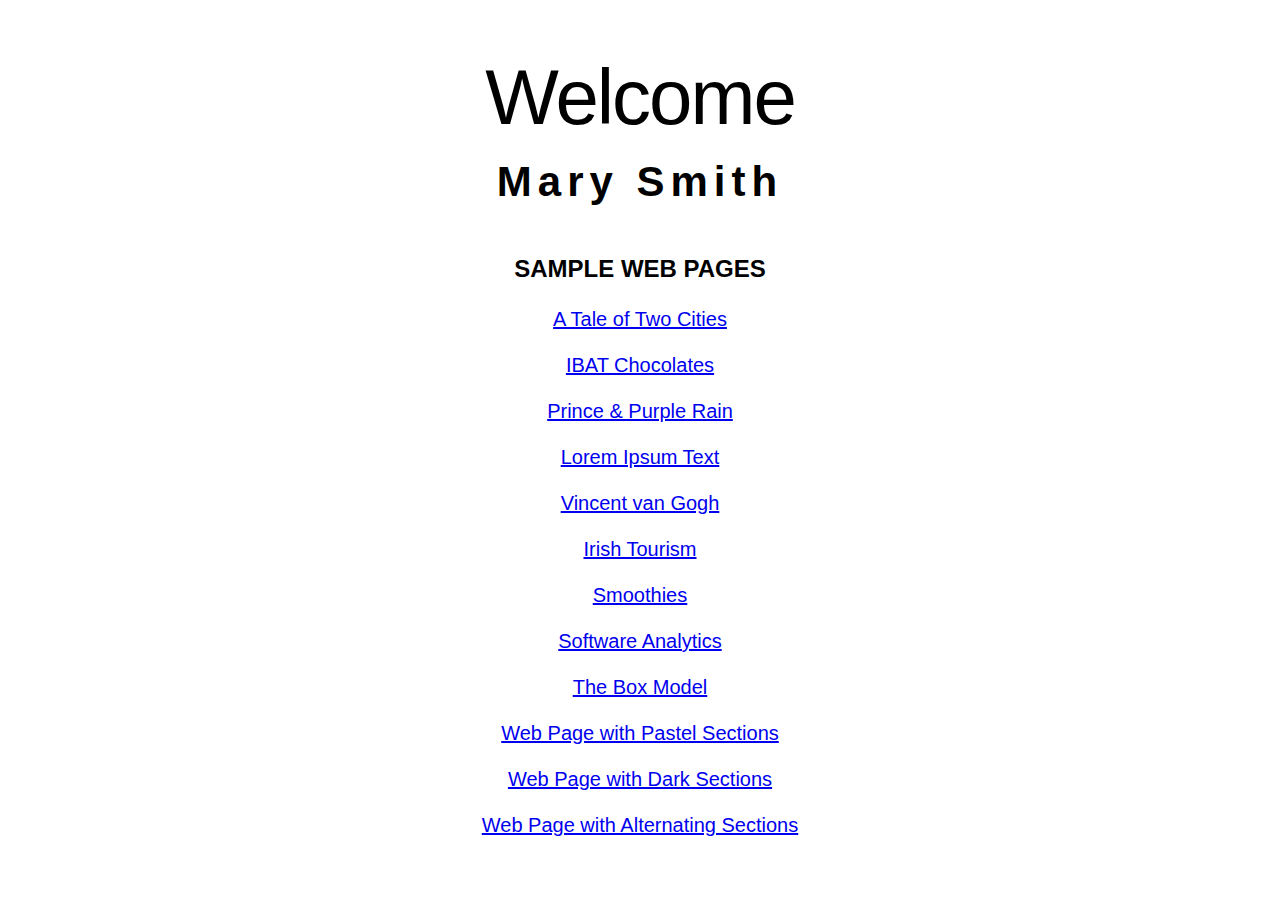
<file: index.html>
<!DOCTYPE html>
<html lang="en">
<head>
    <meta charset="UTF-8">
    <meta name="viewport" content="width=device-width, initial-scale=1.0">
    <title>Mary Smith | Home Page</title>
    <meta name="description" content="Welcome to my website that showcases some of my digital creations.">
    <link rel="stylesheet" href="assets/css/global.css">
</head>

<body>

    <h1>Welcome</h1>
    <h2>Mary Smith</h2>

    <h3>Sample Web Pages</h3>
    <p><a href="exercises/page-1.html">A Tale of Two Cities</a></p>
    <p><a href="exercises/page-2.html">IBAT Chocolates</a></p>
    <p><a href="exercises/page-3.html">Prince & Purple Rain</a></p>
    <p><a href="exercises/page-4.html">Lorem Ipsum Text</a></p>


    <p><a href="exercises/page-5.html">Vincent van Gogh</a></p> 
    <p><a href="exercises/page-6.html">Irish Tourism</a></p> 
    <p><a href="exercises/page-7.html">Smoothies</a></p> 
    <p><a href="exercises/page-8.html">Software Analytics</a></p>
    <p><a href="exercises/page-9.html">The Box Model</a></p>
    <p><a href="exercises/page-11.html">Web Page with Pastel Sections</a></p>
    <p><a href="exercises/page-12.html">Web Page with Dark Sections</a></p>
    <p><a href="exercises/page-13.html">Web Page with Alternating Sections</a></p>  


</body>
</html>
</file>
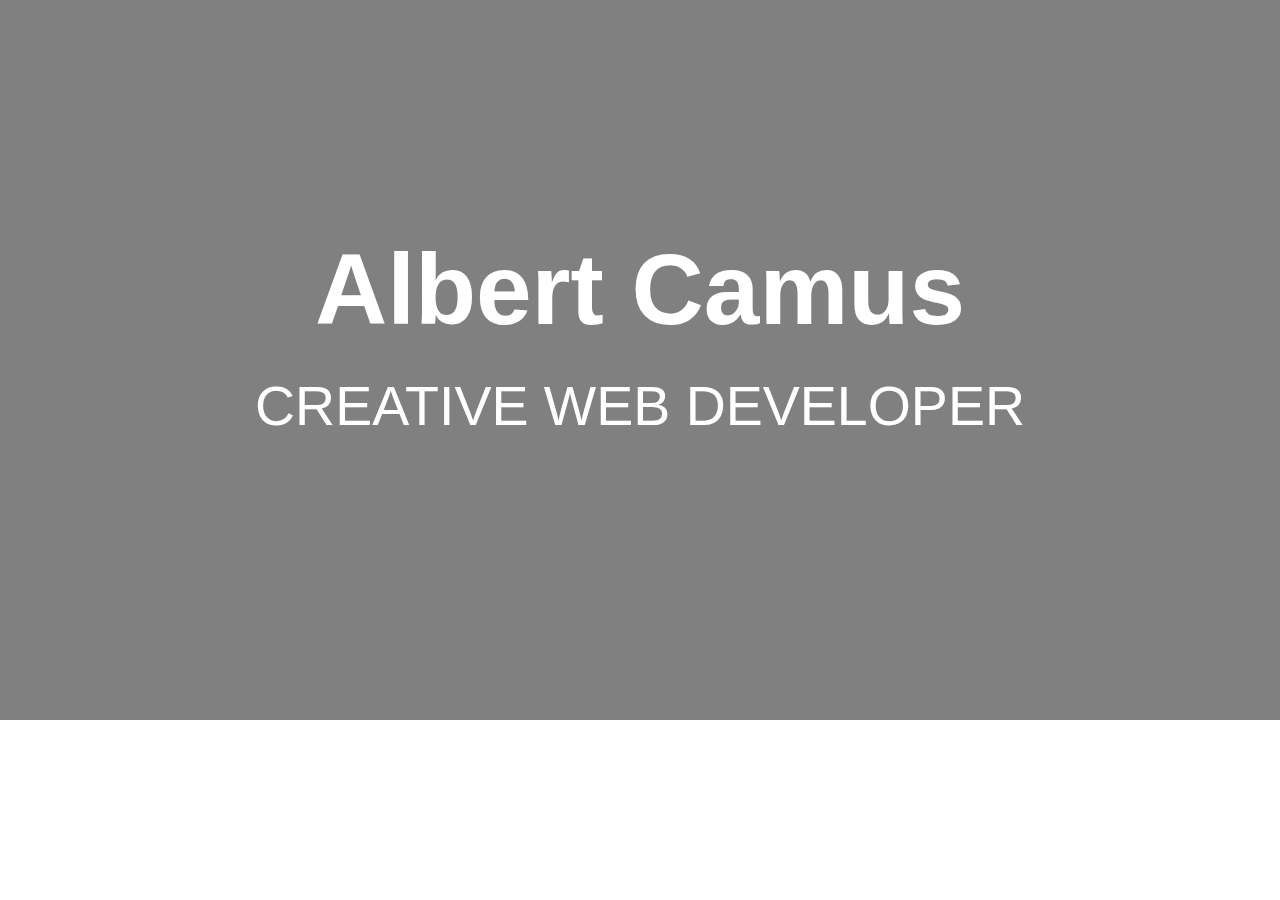
<file: exercises/hero-text.html>
<!DOCTYPE html>
<html lang="en">
<head>
    <meta charset="UTF-8">
    <meta http-equiv="X-UA-Compatible" content="IE=edge">
    <meta name="viewport" content="width=device-width, initial-scale=1.0">
    <title>Hero Block with Text</title>
    <meta name="description" content="An above-the-fold hero block with animated text and various background colours.">

    <link rel="stylesheet" href="assets/css/hero-text.css">

</head>


<body>

    <!-- hero block -->
    <header class="hero-block text-center">

        <div class="hero-text-container">
            <h1>Albert Camus</h1>
            <h2>Creative Web Developer</h2>
        </div>

    </header>
    <!-- /hero block -->

 

</body>
</html>
</file>
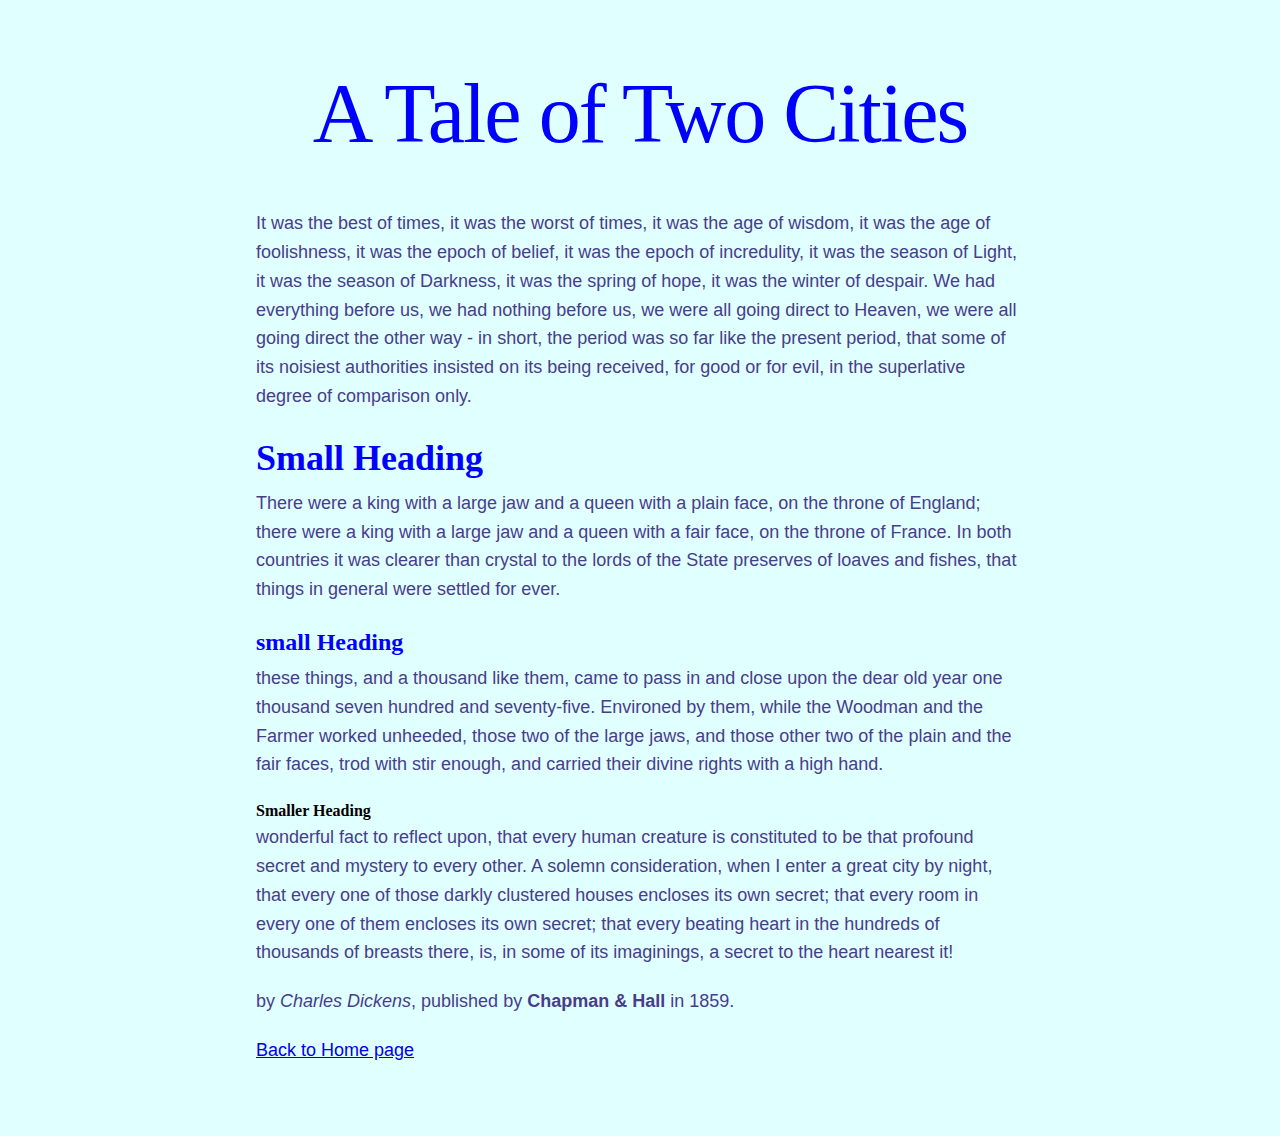
<file: exercises/page-1.html>
<!DOCTYPE html>
<html lang="en">
<head>
    <meta charset="UTF-8">
    <meta http-equiv="X-UA-Compatible" content="IE=edge">
    <meta name="viewport" content="width=device-width, initial-scale=1.0">
    <title>Tale of two cities </title>

    <meta name="description" content="A basic web page containing some text from A Tale of Two Cities, a novel published in 1859 by English author Charles Dickens.">   
    
    <link rel="stylesheet" href="assets/css/style-1.css">
</head>


<body>

  
 <h1>A Tale of Two Cities</h1> 


<p>It was the best of times, it was the worst of times, it was the age of wisdom, it was the age of foolishness, it was the epoch of belief, it was the epoch of incredulity, it was the season of Light, it was the season of Darkness, it was the spring of hope, it was the winter of despair.

We had everything before us, we had nothing before us, we were all going direct to Heaven, we were all going direct the other way - in short, the period was so far like the present period, that some of its noisiest authorities insisted on its being received, for good or for evil, in the superlative degree of comparison only.</p>

<h2>Small Heading</h2>

<p>There were a king with a large jaw and a queen with a plain face, on the throne of England; there were a king with a large jaw and a queen with a fair face, on the throne of France. In both countries it was clearer than crystal to the lords of the State preserves of loaves and fishes, that things in general were settled for ever.</p>

<h3> small Heading</h3>
<p> these things, and a thousand like them, came to pass in and close upon the dear old year one thousand seven hundred and seventy-five. Environed by them, while the Woodman and the Farmer worked unheeded, those two of the large jaws, and those other two of the plain and the fair faces, trod with stir enough, and carried their divine rights with a high hand.</p>

<h4>Smaller Heading</h4>
<p> wonderful fact to reflect upon, that every human creature is constituted to be that profound secret and mystery to every other. A solemn consideration, when I enter a great city by night, that every one of those darkly clustered houses encloses its own secret; that every room in every one of them encloses its own secret; that every beating heart in the hundreds of thousands of breasts there, is, in some of its imaginings, a secret to the heart nearest it!</p>



<p>by <i>Charles Dickens</i>, published by <b>Chapman & Hall</b> in 1859.</p>
<p><a href="../index.html">Back to Home page</a></p>
</body>
</html>
</file>
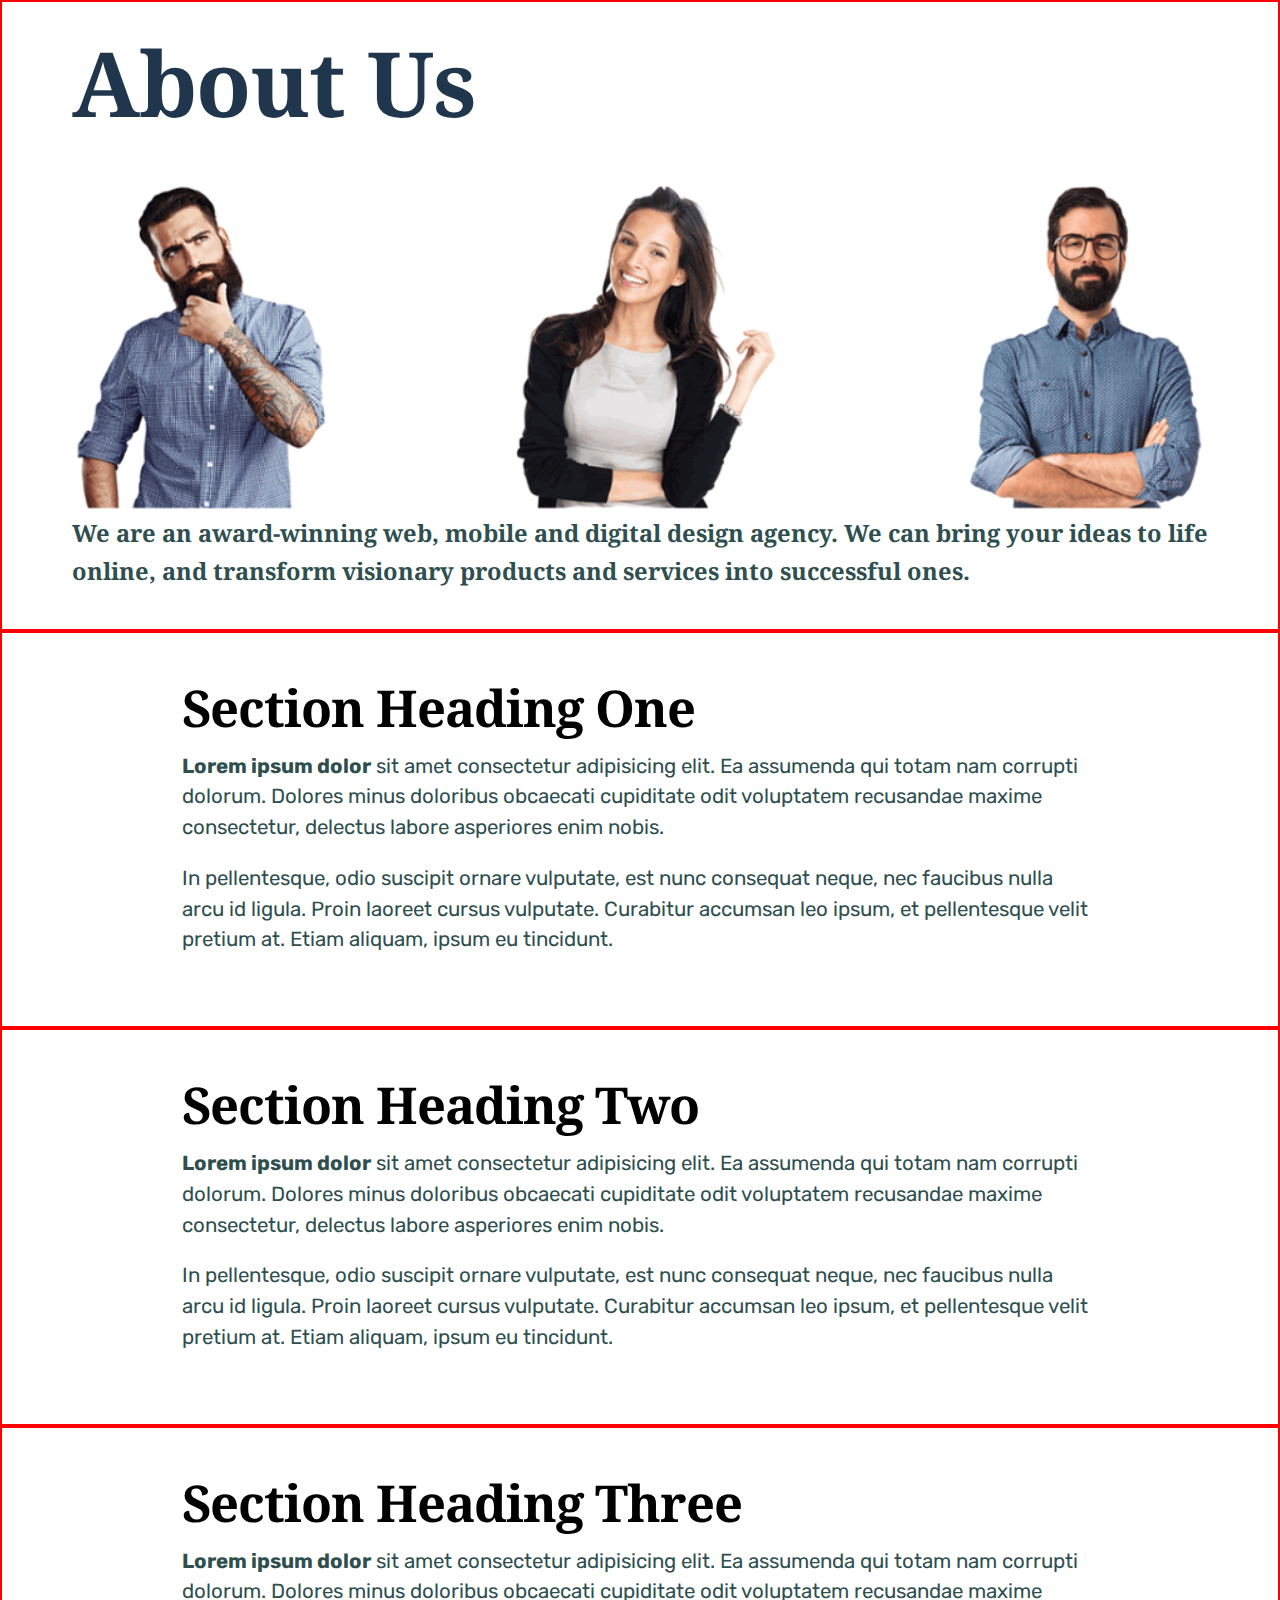
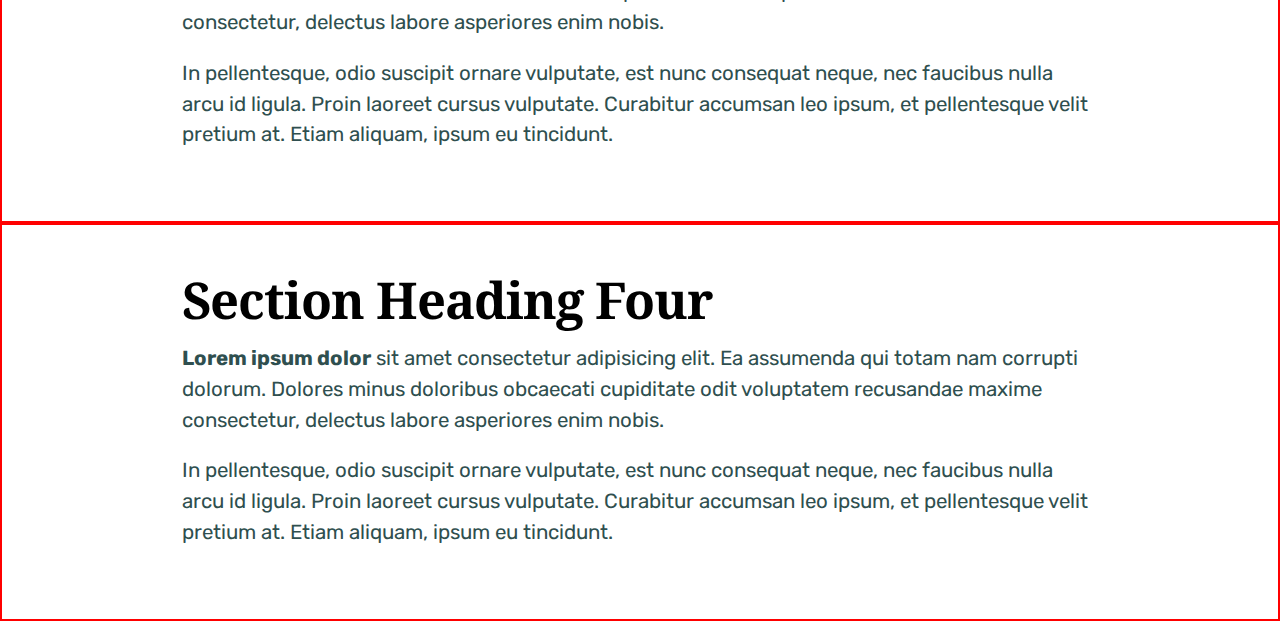
<file: exercises/page-11.html>
<!DOCTYPE html>
<html lang="en">
<head>
    <meta charset="UTF-8">
    <meta name="viewport" content="width=device-width, initial-scale=1.0">

    <title>HTML5 Sample Web Page: Sections with altenating background pastel colours.</title>
    <meta name="description" content="Using HTML5 section tags to create a web page with alterating pastel coloured blocks of content.">

    <!-- Stylesheet -->
    <link rel="stylesheet" href="assets/css/style-11.css">
    <style>
        header, section {
            border: solid 2px red;
        }
        </style>
    
   <!-- Google Fonts -->
   <link rel="preconnect" href="https://fonts.gstatic.com">
   <link href="https://fonts.googleapis.com/css2?family=Noto+Serif:ital,wght@0,400;0,700;1,400;1,700&family=Rubik:ital,wght@0,400;0,700;1,400;1,700&display=swap" rel="stylesheet"> 
       
</head>

<body>
<main>
<article>

        <header class="header-narrow text-center bg-header">
        <h1>About Us</h1>
        <img src="assets/img/three-staff.png" alt="staff members">
        <h2>We are an award-winning web, mobile and digital design agency. We can bring your ideas to life online, and transform visionary products and services into successful ones.</h2>
    
        </header>
    
            <section class="section-narrow bg-pastel-1">
            <h1>Section Heading One</h1>
            <p><b>Lorem ipsum dolor</b> sit amet consectetur adipisicing elit. Ea assumenda qui totam nam corrupti dolorum. Dolores minus doloribus obcaecati cupiditate odit voluptatem recusandae maxime consectetur, delectus labore asperiores enim nobis.</p>

            <p>In pellentesque, odio suscipit ornare vulputate, est nunc consequat neque, nec faucibus nulla arcu id ligula. Proin laoreet cursus vulputate. Curabitur accumsan leo ipsum, et pellentesque velit pretium at. Etiam aliquam, ipsum eu tincidunt.</p>
            </section>

            <section class="section-narrow bg-pastel-2 ">
            <h1>Section Heading Two</h1>
            <p><b>Lorem ipsum dolor</b> sit amet consectetur adipisicing elit. Ea assumenda qui totam nam corrupti dolorum. Dolores minus doloribus obcaecati cupiditate odit voluptatem recusandae maxime consectetur, delectus labore asperiores enim nobis.</p>

            <p>In pellentesque, odio suscipit ornare vulputate, est nunc consequat neque, nec faucibus nulla arcu id ligula. Proin laoreet cursus vulputate. Curabitur accumsan leo ipsum, et pellentesque velit pretium at. Etiam aliquam, ipsum eu tincidunt.</p>
            </section>

            <section class="section-narrow bg-pastel-1">
            <h1>Section Heading Three</h1>
            <p><b>Lorem ipsum dolor</b> sit amet consectetur adipisicing elit. Ea assumenda qui totam nam corrupti dolorum. Dolores minus doloribus obcaecati cupiditate odit voluptatem recusandae maxime consectetur, delectus labore asperiores enim nobis.</p>

            <p>In pellentesque, odio suscipit ornare vulputate, est nunc consequat neque, nec faucibus nulla arcu id ligula. Proin laoreet cursus vulputate. Curabitur accumsan leo ipsum, et pellentesque velit pretium at. Etiam aliquam, ipsum eu tincidunt.</p>
            </section>

            <section class="section-narrow bg-pastel-2 ">
            <h1>Section Heading Four</h1>
            <p><b>Lorem ipsum dolor</b> sit amet consectetur adipisicing elit. Ea assumenda qui totam nam corrupti dolorum. Dolores minus doloribus obcaecati cupiditate odit voluptatem recusandae maxime consectetur, delectus labore asperiores enim nobis.</p>

            <p>In pellentesque, odio suscipit ornare vulputate, est nunc consequat neque, nec faucibus nulla arcu id ligula. Proin laoreet cursus vulputate. Curabitur accumsan leo ipsum, et pellentesque velit pretium at. Etiam aliquam, ipsum eu tincidunt.</p>
            </section>

</article>
</main>

</body>
</html>
</file>
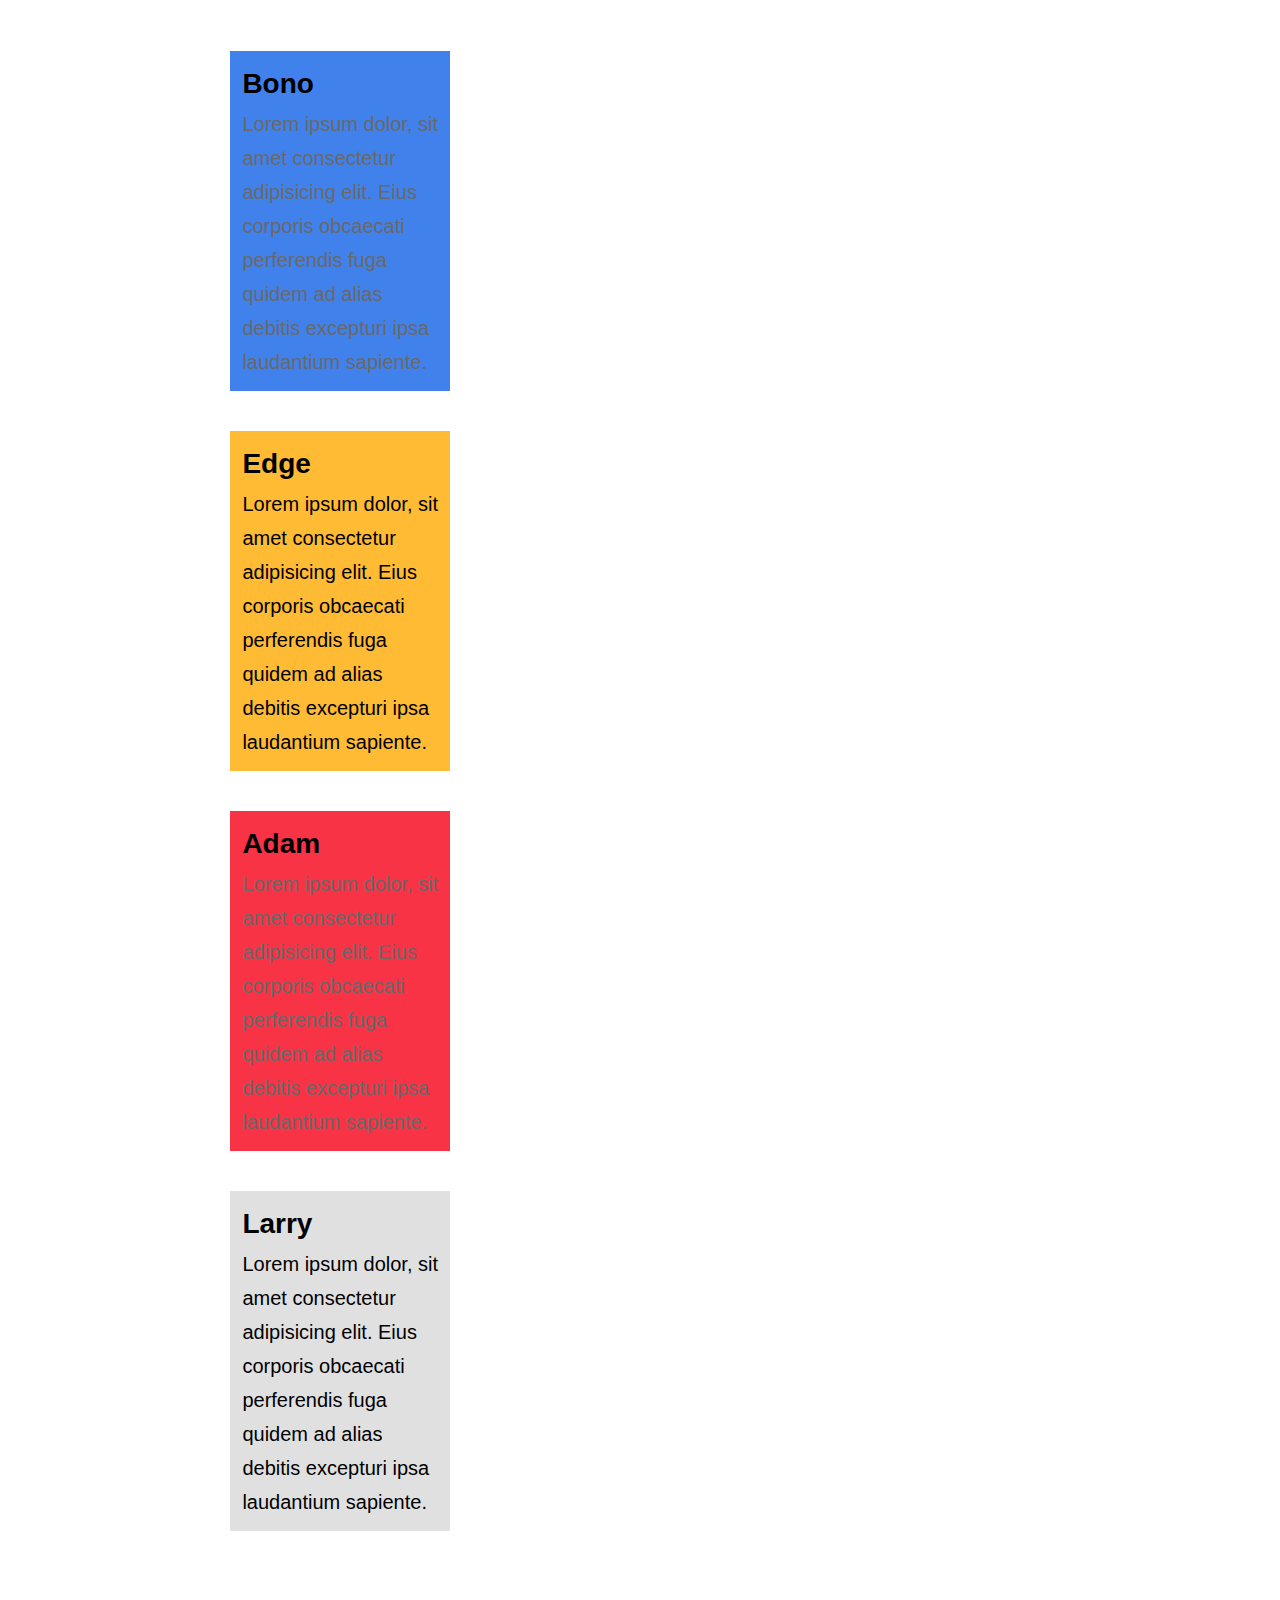
<file: exercises/page-14.html>
<!DOCTYPE html>
<!-- saved from url=(0068)https://www.munnelly.com/ibat/exercises/final-box/before/page-9.html -->
<html lang="en"><head><meta http-equiv="Content-Type" content="text/html; charset=UTF-8">
    
    <meta name="viewport" content="width=device-width, initial-scale=1.0">

    <title>The HTML box model with div elements</title>
    <meta name="description" content="A web page for exploring the HTML box model and in particular the properties of the div tag that can sub-divide elements into rectangular boxes.">

    <link rel="stylesheet" href="assets/css/style-14.css">

    <!-- Google Fonts -->
    <link rel="preconnect" href="https://fonts.gstatic.com/">
    <link href="./page-9_files/css2" rel="stylesheet"> 

</head>


<body>
    <div class="bono">
        <h3>Bono</h3>
        <p>Lorem ipsum dolor, sit amet consectetur adipisicing elit. Eius corporis obcaecati perferendis fuga quidem ad alias debitis excepturi ipsa laudantium sapiente.</p> 
    </div>
    
    <div class="edge">
        <h3>Edge</h3>
        <p>Lorem ipsum dolor, sit amet consectetur adipisicing elit. Eius corporis obcaecati perferendis fuga quidem ad alias debitis excepturi ipsa laudantium sapiente.</p> 
    </div>
    
    <div class="adam">
        <h3>Adam</h3>
        <p>Lorem ipsum dolor, sit amet consectetur adipisicing elit. Eius corporis obcaecati perferendis fuga quidem ad alias debitis excepturi ipsa laudantium sapiente.</p> 
    </div>
    
    <div class="larry">
        <h3>Larry</h3>
        <p>Lorem ipsum dolor, sit amet consectetur adipisicing elit. Eius corporis obcaecati perferendis fuga quidem ad alias debitis excepturi ipsa laudantium sapiente.</p> 
    </div>
    

</body>
</html>
</file>
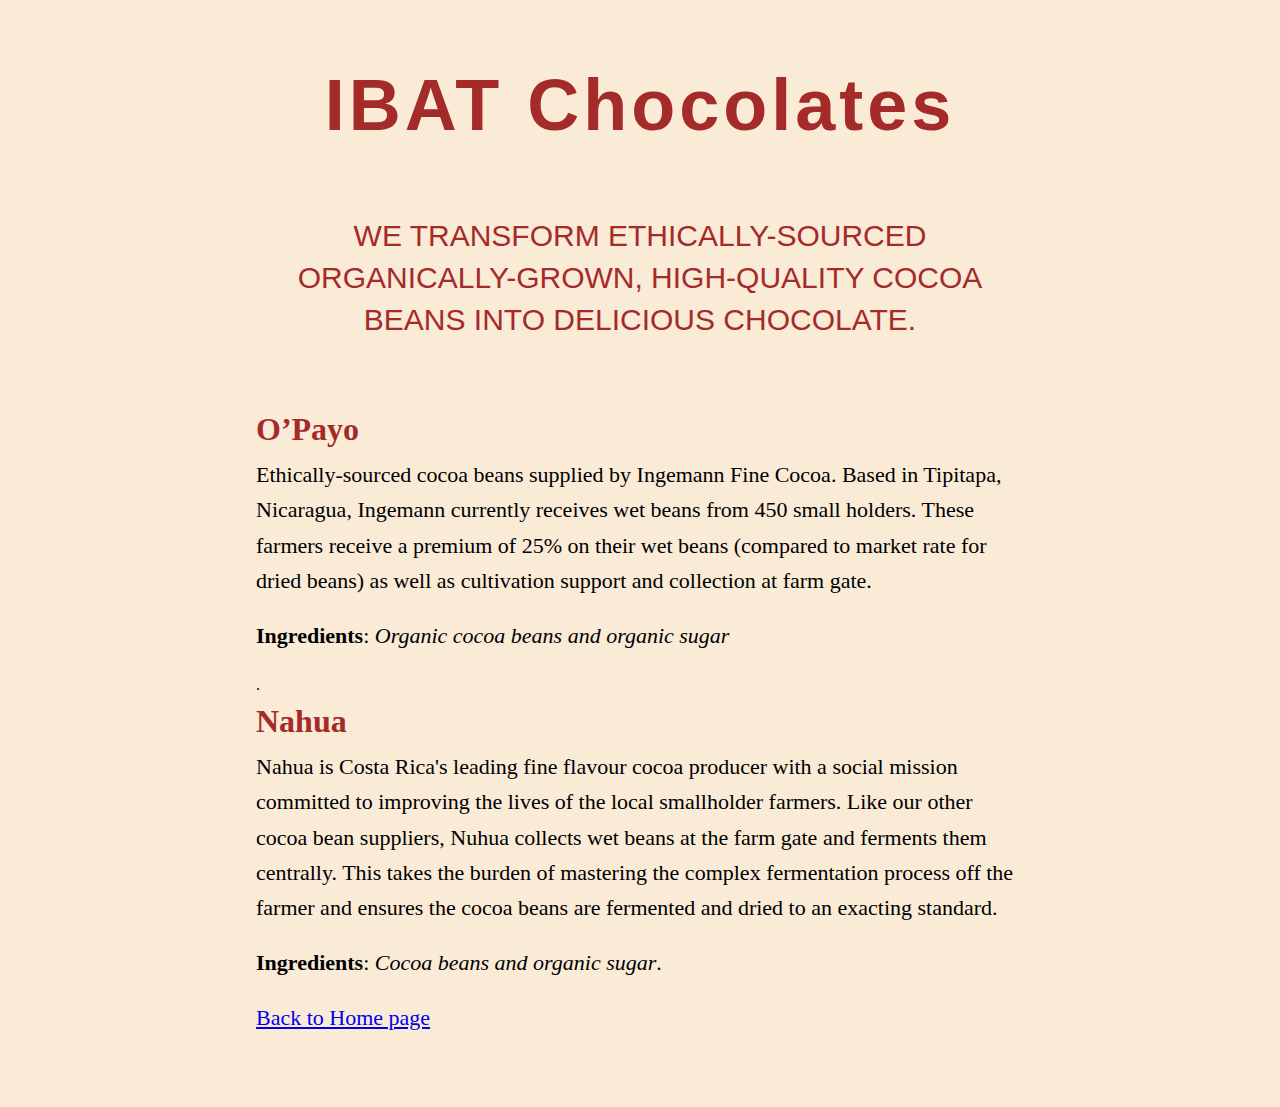
<file: exercises/page-2.html>
<!DOCTYPE html>
<html lang="en">
<head>
    <meta charset="UTF-8">
    <meta http-equiv="X-UA-Compatible" content="IE=edge">
    <meta name="viewport" content="width=device-width, initial-scale=1.0">
    <title>IBAT Chocolates</title>
<meta name="description" content="We transform ethically-sourced organically-grown, high-quality cocoa beans into delicious chocolate.">   

<link rel="stylesheet" href="assets/css/style-2.css">
</head>


<body>

   <h1>IBAT Chocolates</h1> 


<h2>We transform ethically-sourced organically-grown, high-quality cocoa beans into delicious chocolate.</h2>


<h3>O’Payo</h3>

<p>Ethically-sourced cocoa beans supplied by Ingemann Fine Cocoa. Based in Tipitapa, Nicaragua, Ingemann currently receives wet beans from 450 small holders. These farmers receive a premium of 25% on their wet beans (compared to market rate for dried beans) as well as cultivation support and collection at farm gate.</p>


<p><b>Ingredients</b>: <i>Organic cocoa beans and organic sugar</i></p>.

<h3>Nahua</h3>

<p>Nahua is Costa Rica's leading fine flavour cocoa producer with a social mission committed to improving the lives of the local smallholder farmers. Like our other cocoa bean suppliers, Nuhua collects wet beans at the farm gate and ferments them centrally. This takes the burden of mastering the complex fermentation process off the farmer and ensures the cocoa beans are fermented and dried to an exacting standard.</p>

<p> <b>Ingredients</b>: <i>Cocoa beans and organic sugar</i>.</p>

<p><a href="../index.html">Back to Home page</a></p>
   </body>
</html>
</file>
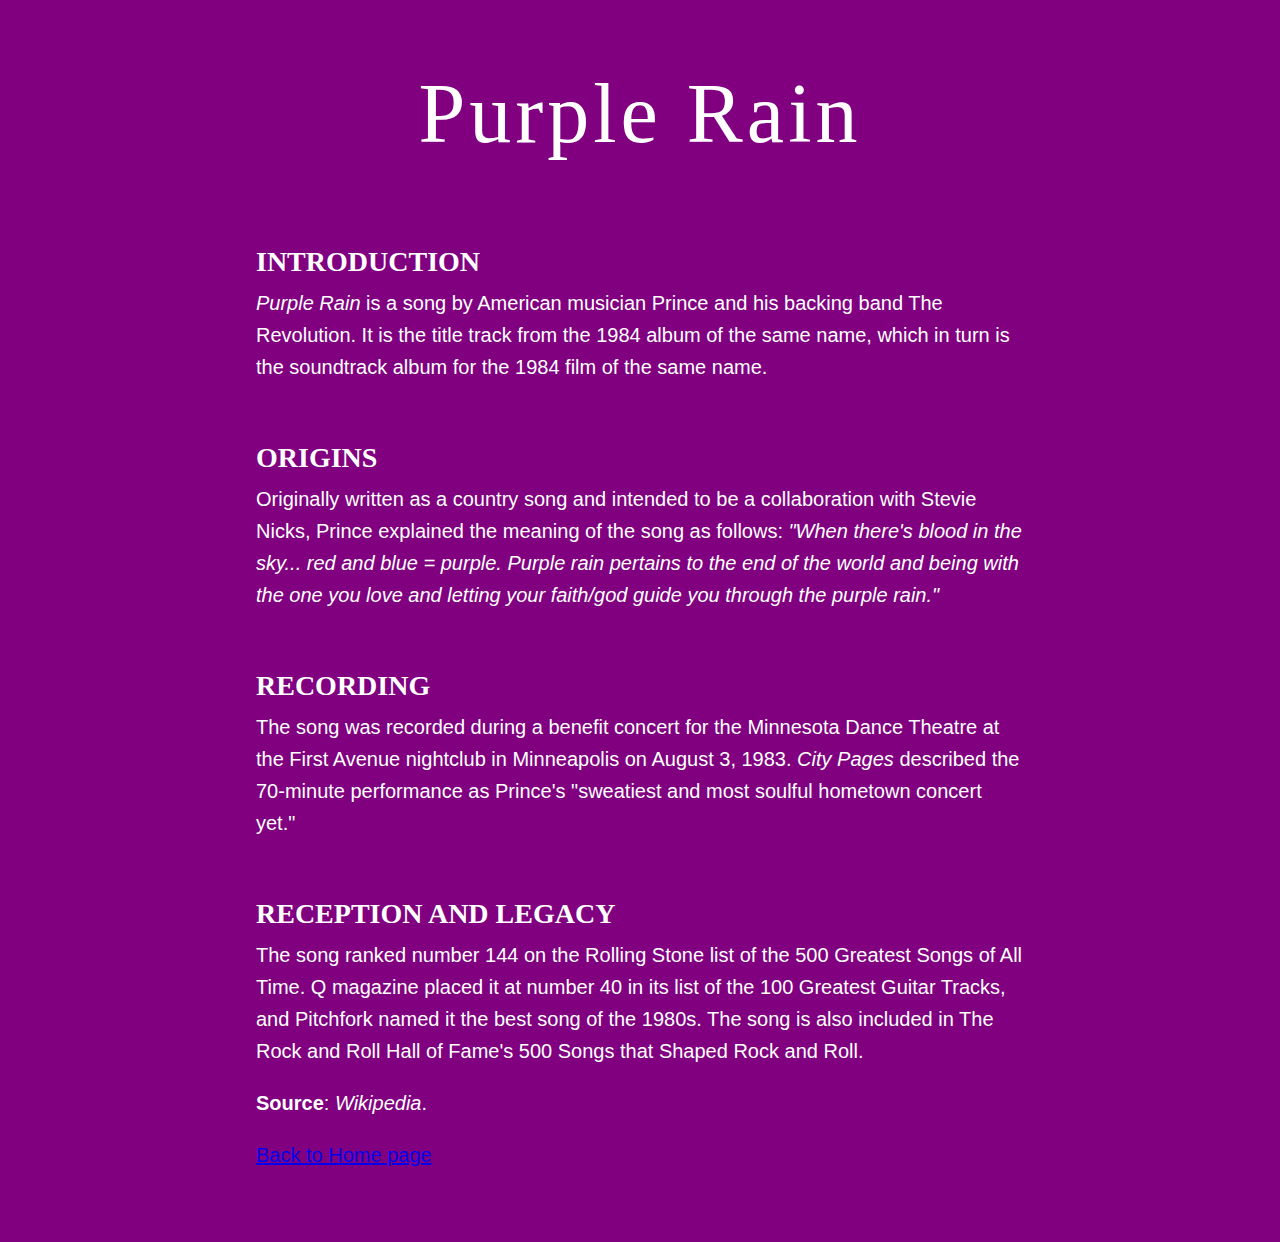
<file: exercises/page-3.html>
<!DOCTYPE html>
<html lang="en">
<head>
    <meta charset="UTF-8">
    <meta name="viewport" content="width=device-width, initial-scale=1.0">
    <title>Purple Rain</title>
    <meta name="description" content="A basic web page containing some text from Wikipedia about the 1983-recorded song Purple Rain by Prince">
<link rel="stylesheet" href="assets/css/style-3.css">

</head>

<body>

<h1>Purple Rain</h1>

<h2>Introduction</h2>
<p><i>Purple Rain</i> is a song by American musician Prince and his backing band The Revolution. It is the title track from the 1984 album of the same name, which in turn is the soundtrack album for the 1984 film of the same name.</p>

<h2>Origins</h2>
<p>Originally written as a country song and intended to be a collaboration with Stevie Nicks, Prince explained the meaning of the song as follows: <i>"When there's blood in the sky... red and blue = purple. Purple rain pertains to the end of the world and being with the one you love and letting your faith/god guide you through the purple rain."</i></p>

<h2>Recording</h2>
<p>The song was recorded during a benefit concert for the Minnesota Dance Theatre at the First Avenue nightclub in Minneapolis on August 3, 1983. <i>City Pages</i> described the 70-minute performance as Prince's "sweatiest and most soulful hometown concert yet."</p>

<h2>Reception and legacy</h2>
<p>The song ranked number 144 on the Rolling Stone list of the 500 Greatest Songs of All Time. Q magazine placed it at number 40 in its list of the 100 Greatest Guitar Tracks, and Pitchfork named it the best song of the 1980s. The song is also included in The Rock and Roll Hall of Fame's 500 Songs that Shaped Rock and Roll.</p>

<p><b>Source</b>: <i>Wikipedia</i>.</p>
<p><a href="../index.html">Back to Home page</a></p>
</body>
</html>
</file>
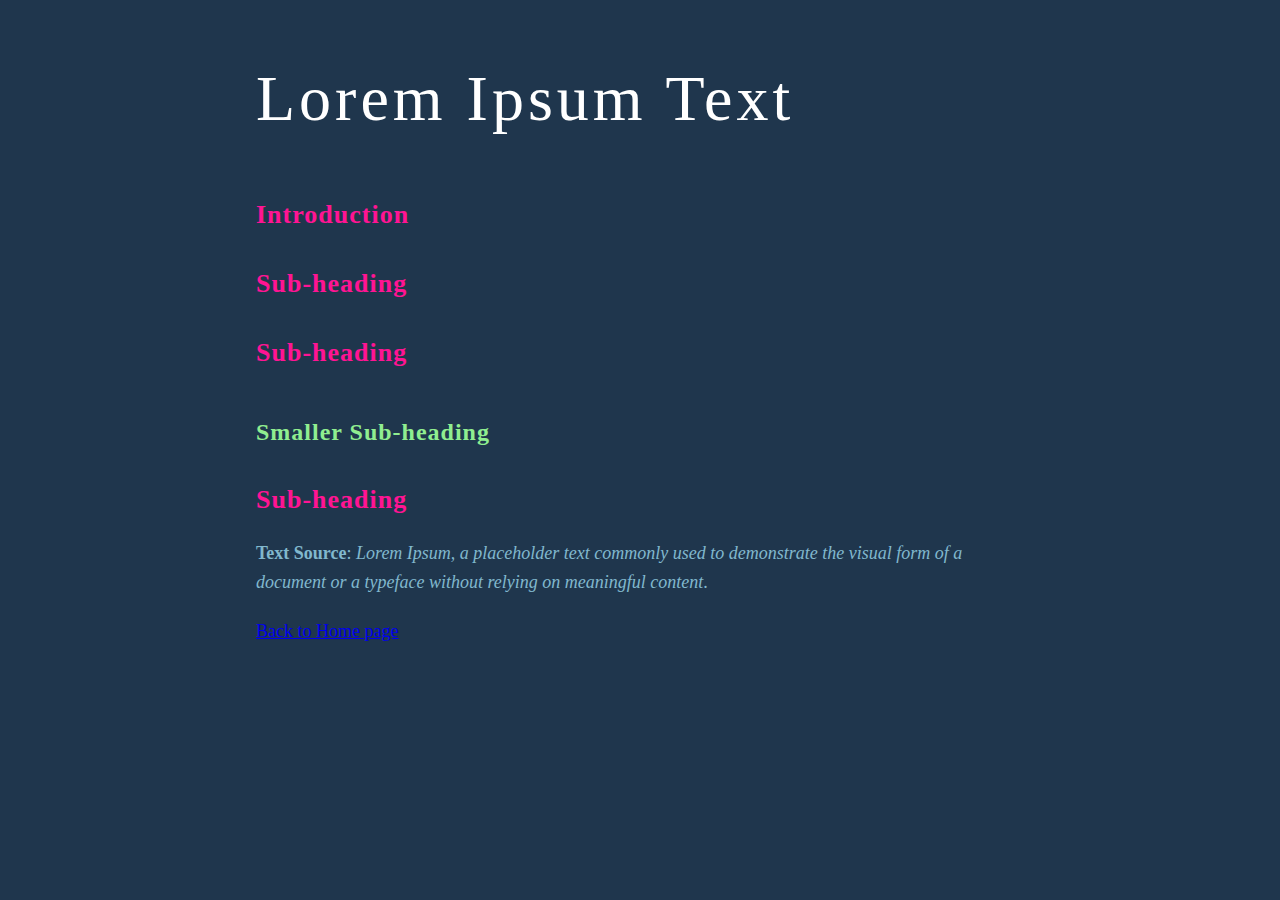
<file: exercises/page-4.html>
<!DOCTYPE html>
<html lang="en">

<head>
    <meta charset="UTF-8">
    <meta name="viewport" content="width=device-width, initial-scale=1.0">
    <title>Lorem Ipsum Text</title>
    <meta name="description" content="A basic web page containing some placeholder text created with Lorem Ipsum.">

    <link rel="stylesheet" href="assets/css/style-4.css">
</head>

<body>

<h1>Lorem Ipsum Text</h1>

<h2>Introduction</h2>
<p></p>

<h2>Sub-heading</h2>
<p></p>

<h2>Sub-heading</h2>
<p></p>

<h3>Smaller Sub-heading</h3>
<p></p>

<h2>Sub-heading</h2>
<p></p>

<p><b>Text Source</b>: <i>Lorem Ipsum, a placeholder text commonly used to demonstrate the visual form of a document or a typeface without relying on meaningful content</i>.</p>
<p><a href="../index.html">Back to Home page</a></p>
</body>
</html>
</file>
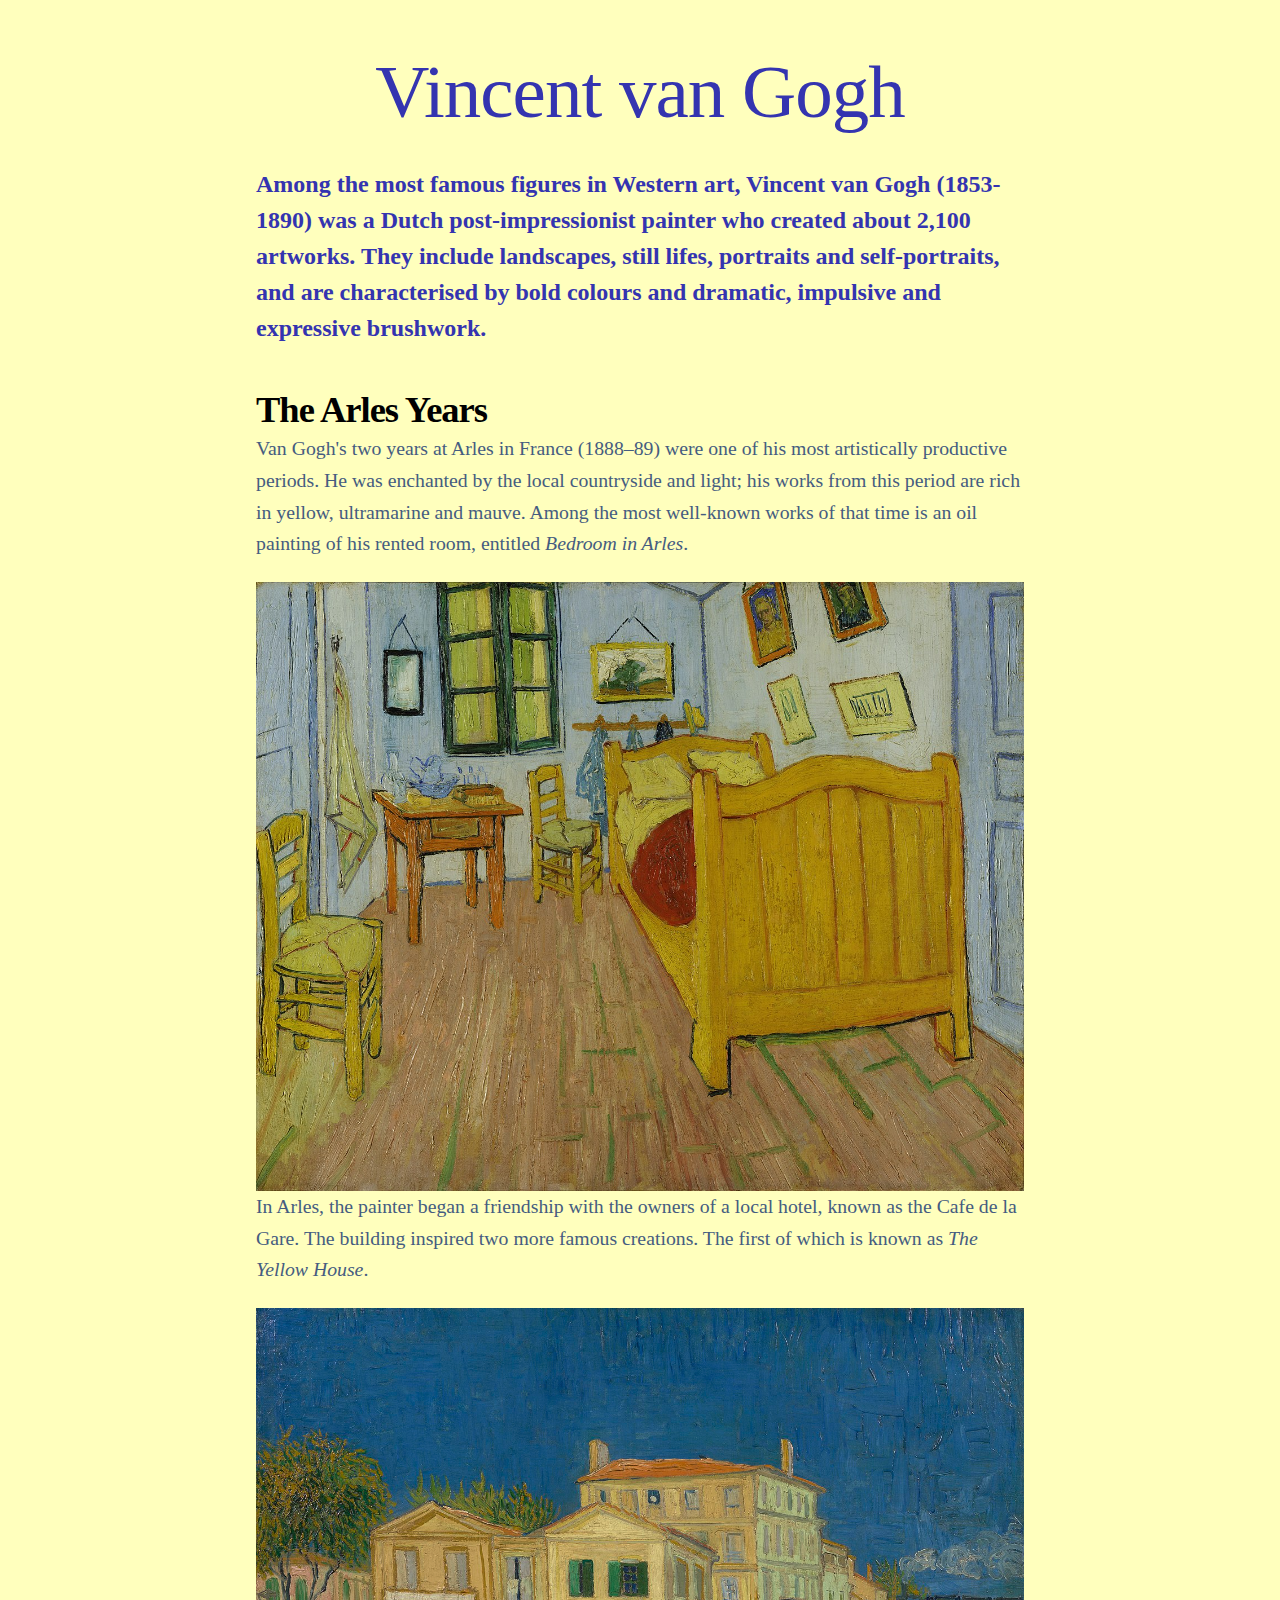
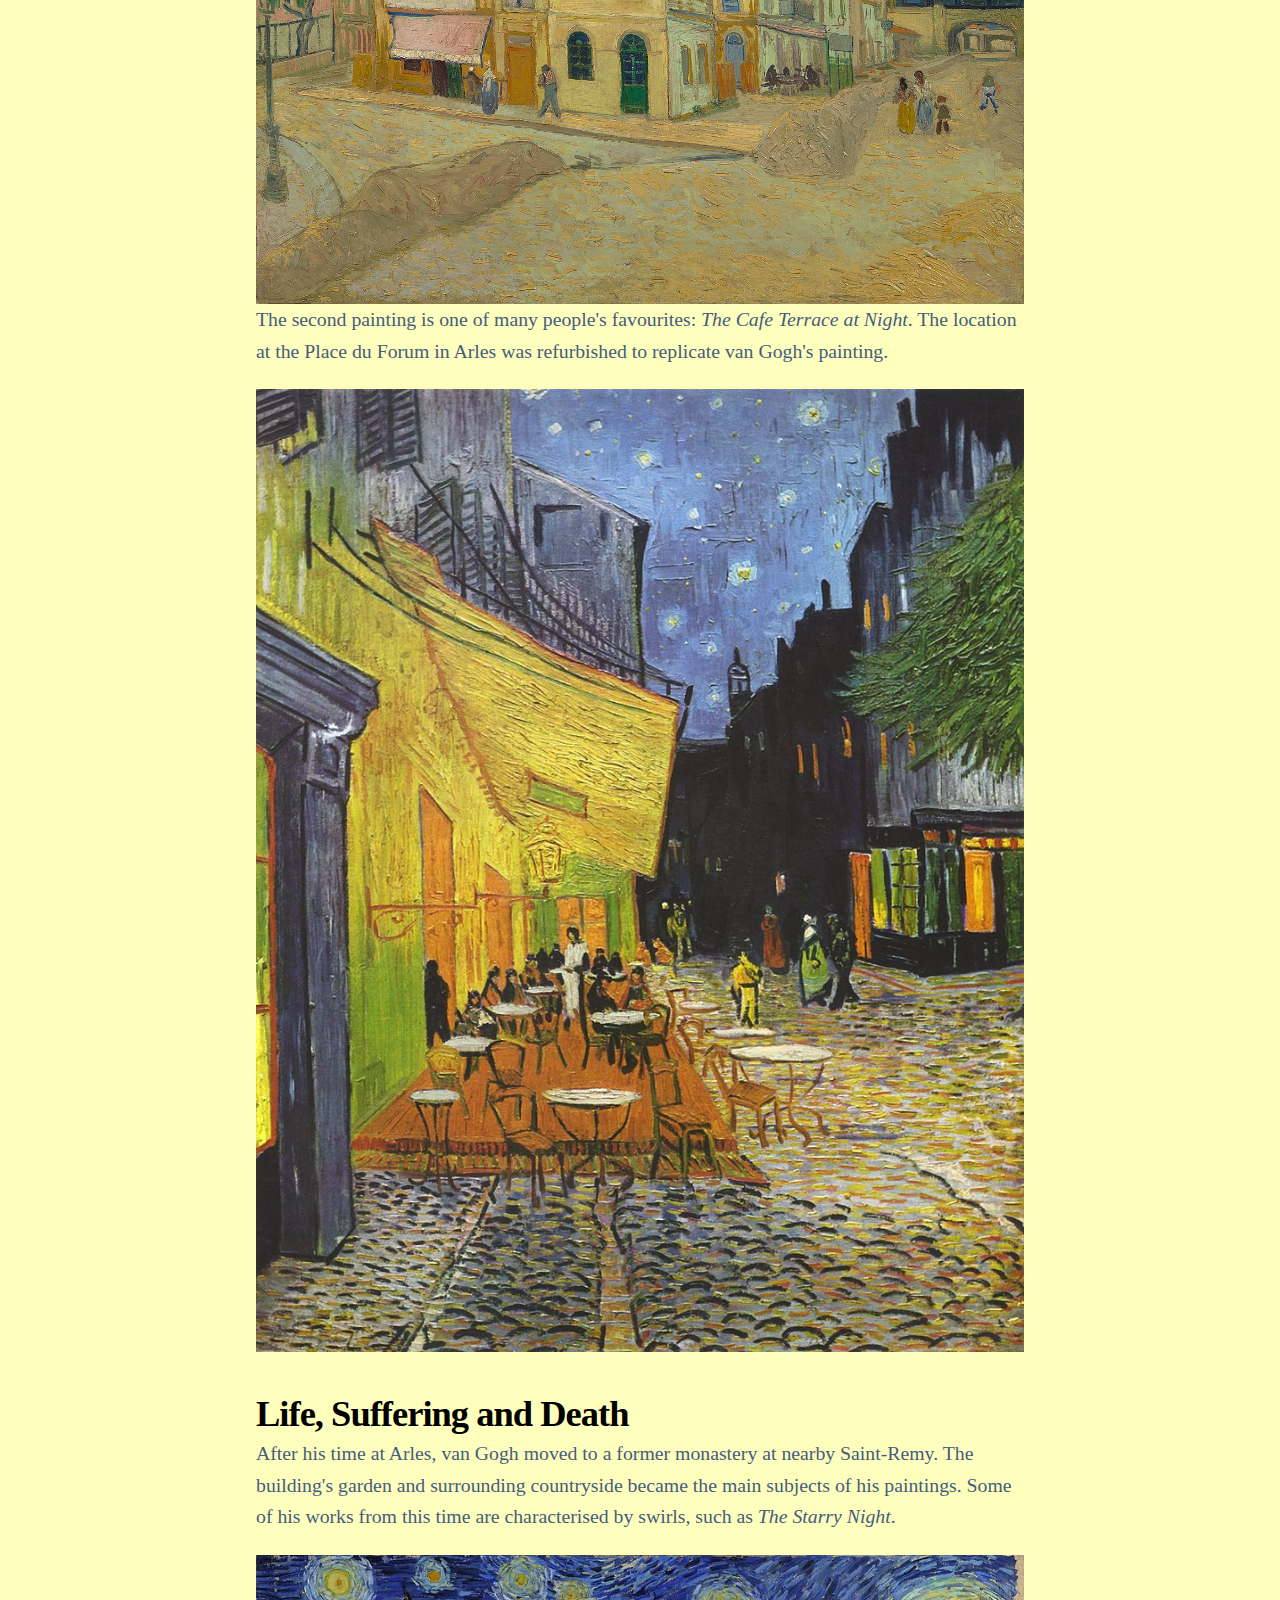
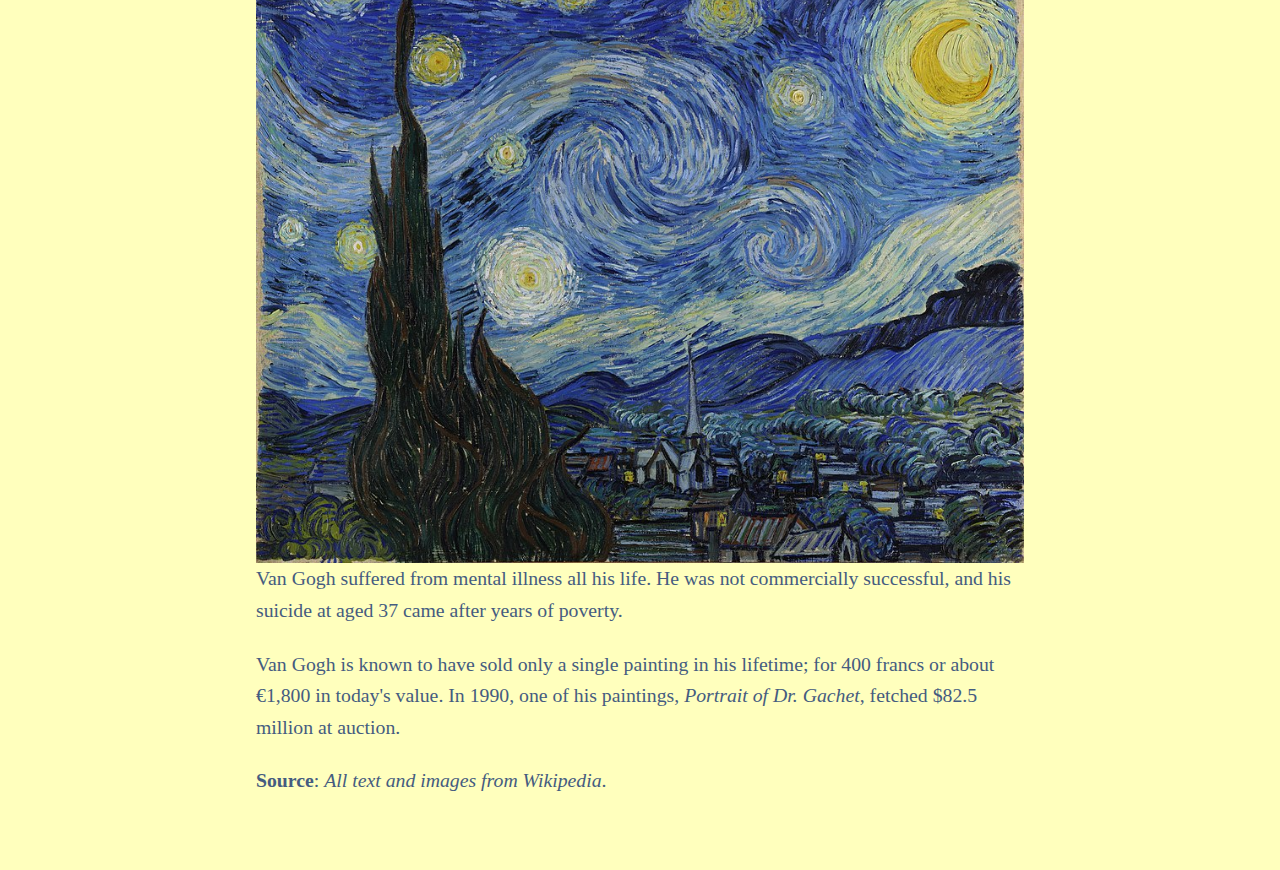
<file: exercises/page-5.html>
<!DOCTYPE html>
<html lang="en">
<head>
    <meta charset="UTF-8">
    <meta name="viewport" content="width=device-width, initial-scale=1.0">

    <title>Vincent van Gogh</title>
    <meta name="description" content="The Dutch post-impressionist whose works are characterised by bold colours and dramatic, impulsive and expressive brushwork.">

    <link rel="stylesheet" href="assets/css/style-5.css">
    <link rel="preconnect" href="https://fonts.googleapis.com">
    <link rel="preconnect" href="https://fonts.gstatic.com" crossorigin>
    <link href="https://fonts.googleapis.com/css2?family=Merriweather:ital,wght@0,300;0,400;0,700;1,400&display=swap" rel="stylesheet">


</head>


<body>
    
<h1>Vincent van Gogh</h1>

<h2>Among the most famous figures in Western art, Vincent van Gogh (1853-1890) was a Dutch post-impressionist painter who created about 2,100 artworks. They include landscapes, still lifes, portraits and self-portraits, and are characterised by bold colours and dramatic, impulsive and expressive brushwork.</h2>

<h3>The Arles Years</h3>
<p>Van Gogh's two years at Arles in France (1888–89) were one of his most artistically productive periods. He was enchanted by the local countryside and light; his works from this period are rich in yellow, ultramarine and mauve. Among the most well-known works of that time is an oil painting of his rented room, entitled <i>Bedroom in Arles</i>.</p>

<img src="assets/img/bedroom-arles-van-gogh.jpg" alt="Bedroom in Arles, van Gogh"> 

<p>In Arles, the painter began a friendship with the owners of a local hotel, known as the Cafe de la Gare. The building inspired two more famous creations. The first of which is known as <i>The Yellow House</i>.</p>  

<img src="assets/img/yellow-house-van-gogh.jpg" alt="The Yellow House, van Gogh">  

<p>The second painting is one of many people's favourites: <i>The Cafe Terrace at Night</i>. The location at the Place du Forum in Arles was refurbished to replicate van Gogh's painting.</p>

<img src="assets/img/cafe-terrace-at-night-van-gogh.jpg" alt="The Cafe Terrace at Night, van Gogh">  

<h3>Life, Suffering and Death</h3>

<p>After his time at Arles, van Gogh moved to a former monastery at nearby Saint-Remy. The building's garden and surrounding countryside became the main subjects of his paintings. Some of his works from this time are characterised by swirls, such as <i>The Starry Night</i>.</p>

<img src="assets/img/starry-night-van-gogh.jpg" alt="Starry Night, van Gogh">  

<p>Van Gogh suffered from mental illness all his life. He was not commercially successful, and his suicide at aged 37 came after years of poverty.</p>

<p>Van Gogh is known to have sold only a single painting in his lifetime; for 400 francs or about €1,800 in today's value. In 1990, one of his paintings, <i>Portrait of Dr. Gachet</i>, fetched $82.5 million at auction.</p>



<p><b>Source</b>: <i>All text and images from Wikipedia</i>.</p>

</body>
</html>
</file>
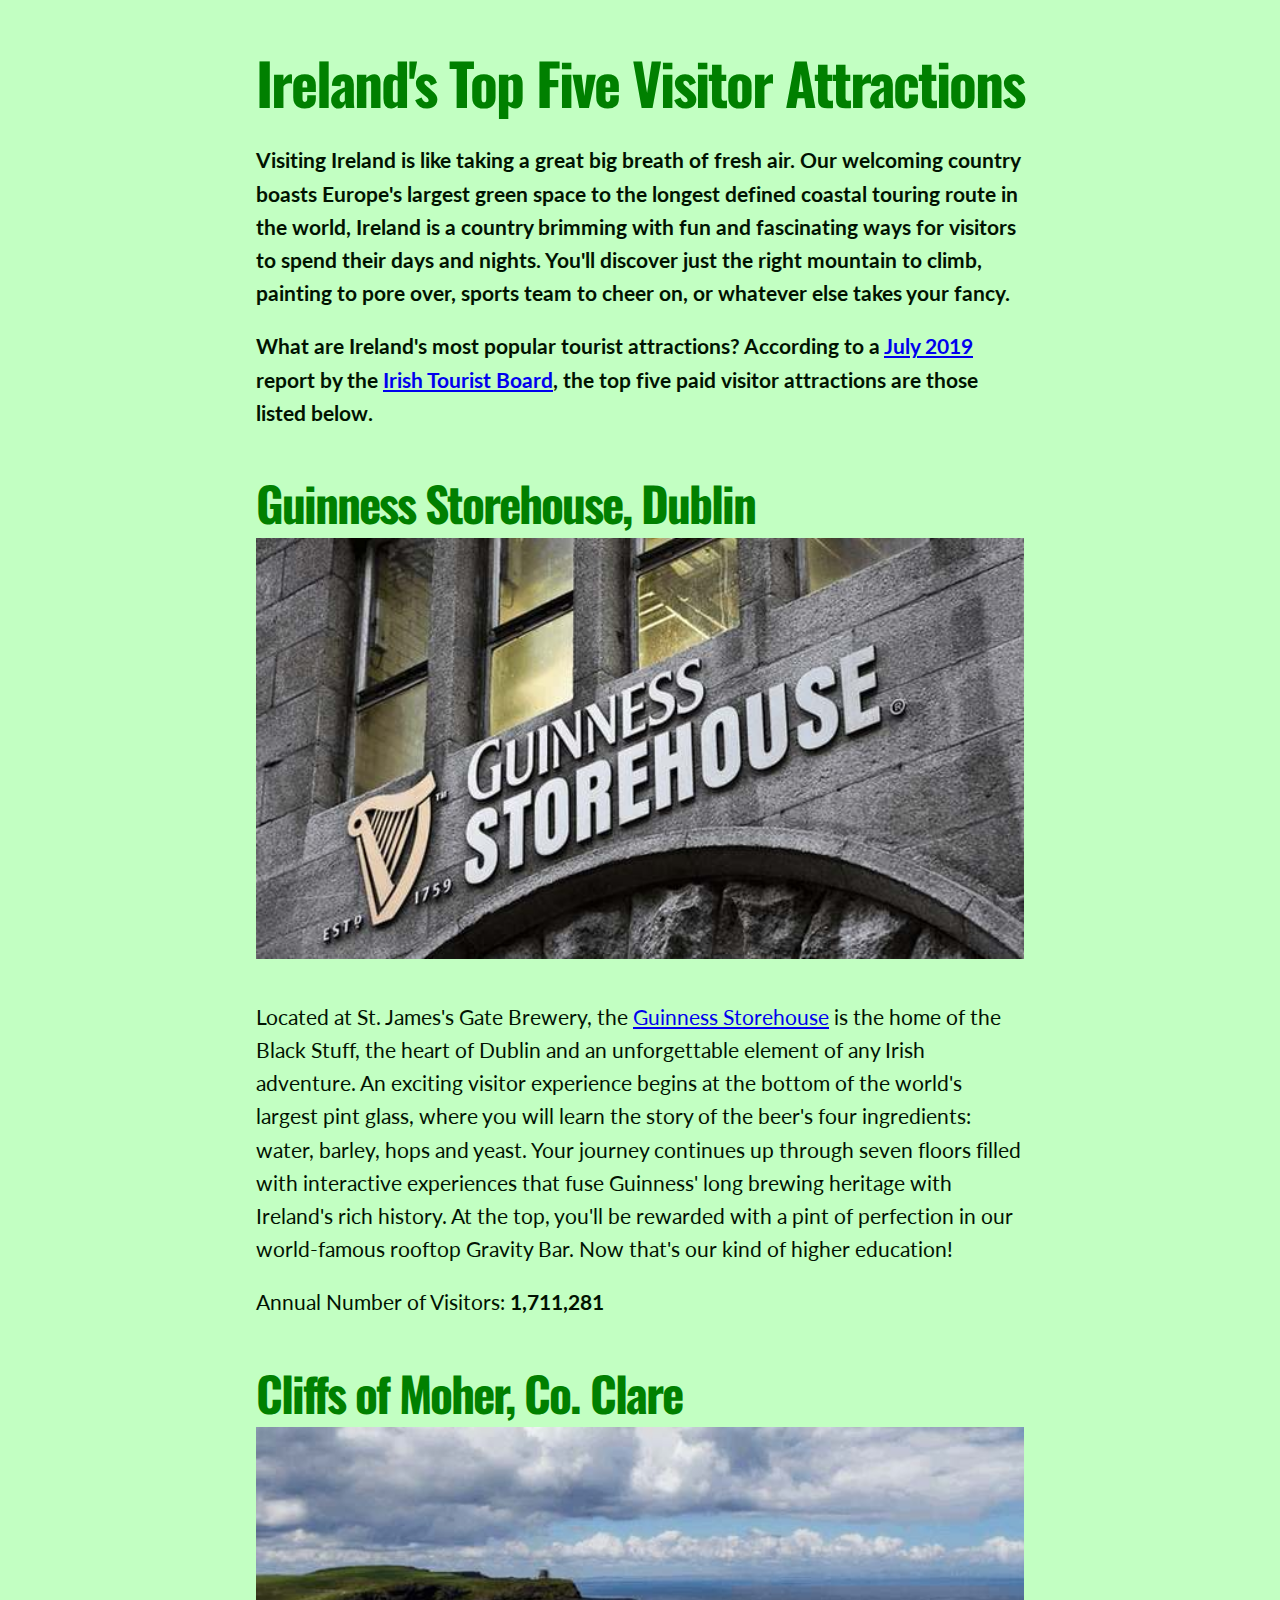
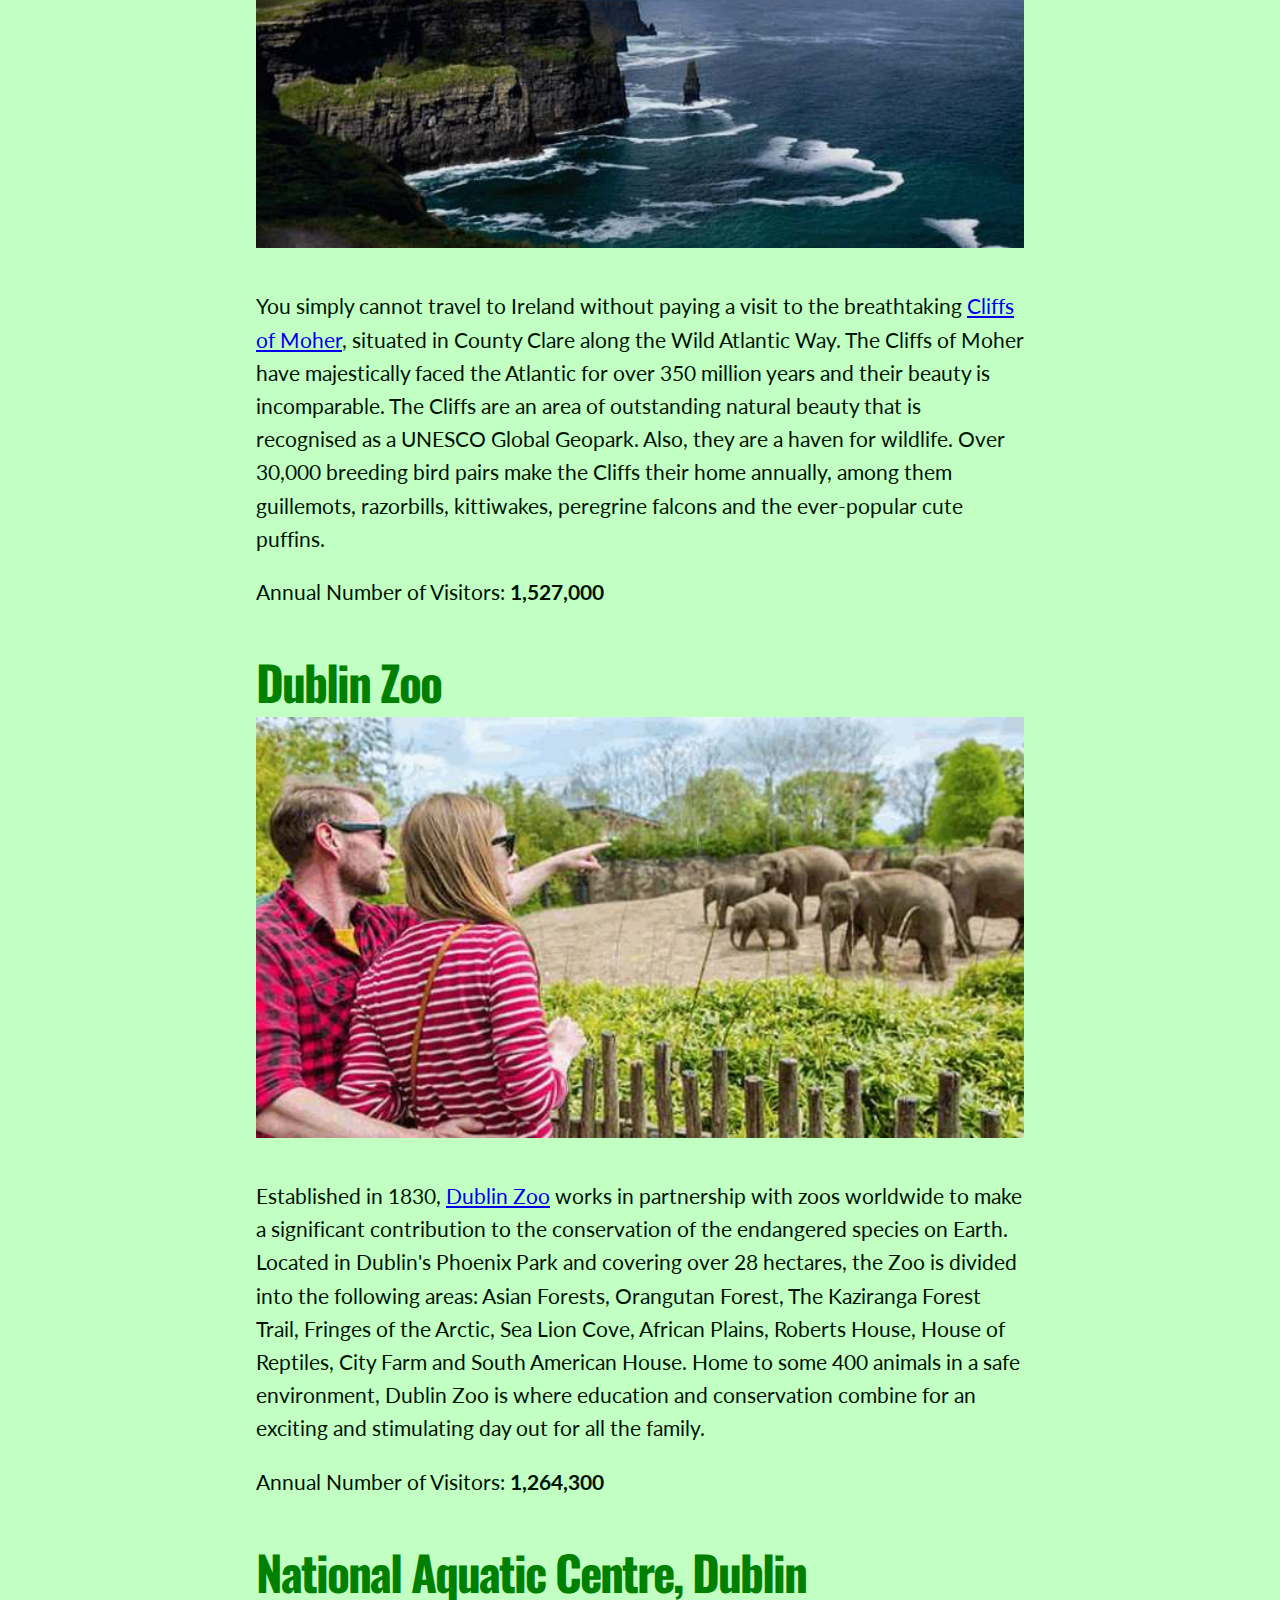
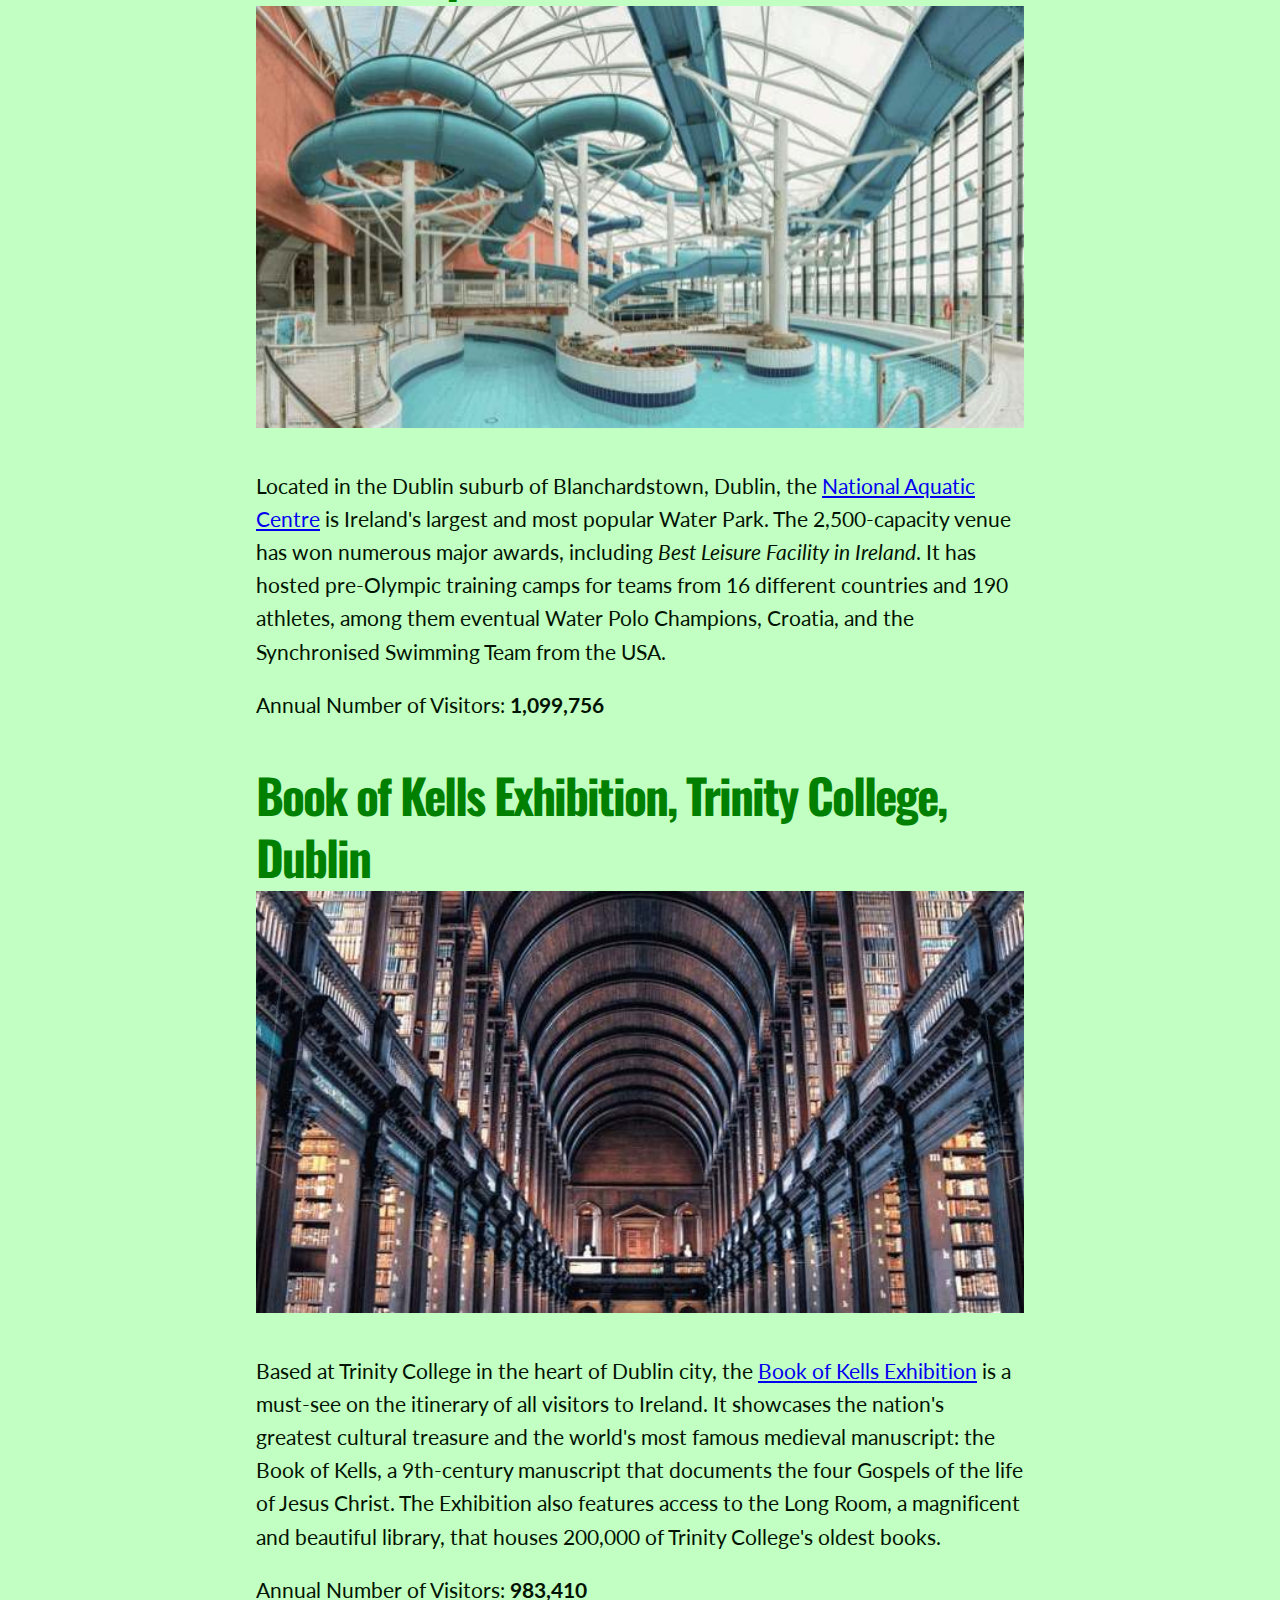
<file: exercises/page-6.html>
<!DOCTYPE html>
<html lang="en">
<head>
  <meta charset="utf-8">
  <meta name="viewport" content="width=device-width, initial-scale=1.0">
  <meta http-equiv="X-UA-Compatible" content="IE=edge">
  
  <title>Ireland's Top Five Visitor Attractions</title>
  <meta name="description" content="The country's most popular atractions for visitors, according to the Irish Tourist Board.">
  
  <link rel="stylesheet" href="assets/css/style-6.css">
  <link rel="preconnect" href="https://fonts.googleapis.com">
<link rel="preconnect" href="https://fonts.gstatic.com" crossorigin>
<link href="https://fonts.googleapis.com/css2?family=Lato:ital,wght@0,400;0,700;1,400;1,700&family=Oswald:wght@700&display=swap" rel="stylesheet">
    
</head>

<body>

<h1>Ireland's Top Five Visitor Attractions</h1>

<p><b>Visiting Ireland is like taking a great big breath of fresh air. Our welcoming country boasts Europe's largest green space to the longest defined coastal touring route in the world, Ireland is a country brimming with fun and fascinating ways for visitors to spend their days and nights. You'll discover just the right mountain to climb, painting to pore over, sports team to cheer on, or whatever else takes your fancy.</b></p>

<p><b>What are Ireland's most popular tourist attractions? According to a <a href="http://www.failteireland.ie/Research-and-insights.aspx">July 2019</a> report by the <a href="https://www.discoverireland.ie/">Irish Tourist Board</a>, the top five paid visitor attractions are those listed below.</b></p>


<h2>Guinness Storehouse, Dublin</h2>

<img src="assets/img/guinness-storehouse.jpg" alt="Guinness Storehouse">  

<p>Located at St. James's Gate Brewery, the <a href="https://www.guinness-storehouse.com/en" target="_blank">Guinness Storehouse</a> is the home of the Black Stuff, the heart of Dublin and an unforgettable element of any Irish adventure. An exciting visitor experience begins at the bottom of the world's largest pint glass, where you will learn the story of the beer's four ingredients: water, barley, hops and yeast. Your journey continues up through seven floors filled with interactive experiences that fuse Guinness' long brewing heritage with Ireland's rich history. At the top, you'll be rewarded with a pint of perfection in our world-famous rooftop Gravity Bar. Now that's our kind of higher education!</p>

<p>Annual Number of Visitors: <b>1,711,281</b></p>


<h2>Cliffs of Moher, Co. Clare</h2>
<img src="assets/img/cliffs-of-moher.jpg" alt="cliffs of moher">  

<p>You simply cannot travel to Ireland without paying a visit to the breathtaking <a href="https://www.cliffsofmoher.ie" target="_blank">Cliffs of Moher</a>, situated in County Clare along the Wild Atlantic Way. The Cliffs of Moher have majestically faced the Atlantic for over 350 million years and their beauty is incomparable. The Cliffs are an area of outstanding natural beauty that is recognised as a UNESCO Global Geopark. Also, they are a haven for wildlife. Over 30,000 breeding bird pairs make the Cliffs their home annually, among them guillemots, razorbills, kittiwakes, peregrine falcons and the ever-popular cute puffins.</p>

<p>Annual Number of Visitors: <b>1,527,000</b></p>


<h2>Dublin Zoo</h2>
<img src="assets/img/dublin-zoo.jpg" alt="dublin zoo">

<p>Established in 1830, <a href="https://www.dublinzoo.ie"  target="_blank">Dublin Zoo</a> works in partnership with zoos worldwide to make a significant contribution to the conservation of the endangered species on Earth. Located in Dublin's Phoenix Park and covering over 28 hectares, the Zoo is divided into the following areas: Asian Forests, Orangutan Forest, The Kaziranga Forest Trail, Fringes of the Arctic, Sea Lion Cove, African Plains, Roberts House, House of Reptiles, City Farm and South American House. Home to some 400 animals in a safe environment, Dublin Zoo is where education and conservation combine for an exciting and stimulating day out for all the family.</p>
<p>Annual Number of Visitors: <b>1,264,300</b></p>


<h2>National Aquatic Centre, Dublin</h2>
<img src=" assets/img/national-aquatic-centre.jpg" alt="National Aquatic Centre">

<p>Located in the Dublin suburb of Blanchardstown, Dublin, the <a href="https://www.nationalaquaticcentre.ie" target="_blank">National Aquatic Centre</a> is Ireland's largest and most popular Water Park. The 2,500-capacity venue has won numerous major awards, including <i>Best Leisure Facility in Ireland</i>. It has hosted pre-Olympic training camps for teams from 16 different countries and 190 athletes, among them eventual Water Polo Champions, Croatia, and the Synchronised Swimming Team from the USA.</p>
<p>Annual Number of Visitors: <b>1,099,756</b></p>


<h2>Book of Kells Exhibition, Trinity College, Dublin</h2>
<img src=" assets/img/book-of-kells.jpg" alt="Book of Kells Exhibition">


<p>Based at Trinity College in the heart of Dublin city, the <a href="https://www.tcd.ie/visitors/book-of-kells/" target="_blank">Book of Kells Exhibition</a> is a must-see on the itinerary of all visitors to Ireland. It showcases the nation's greatest cultural treasure and the world's most famous medieval manuscript: the Book of Kells, a 9th-century manuscript that documents the four Gospels of the life of Jesus Christ. The Exhibition also features access to the Long Room, a magnificent and beautiful library, that houses 200,000 of Trinity College's oldest books.</p>
<p>Annual Number of Visitors: <b>983,410</b></p>


</body>
</html>
</file>
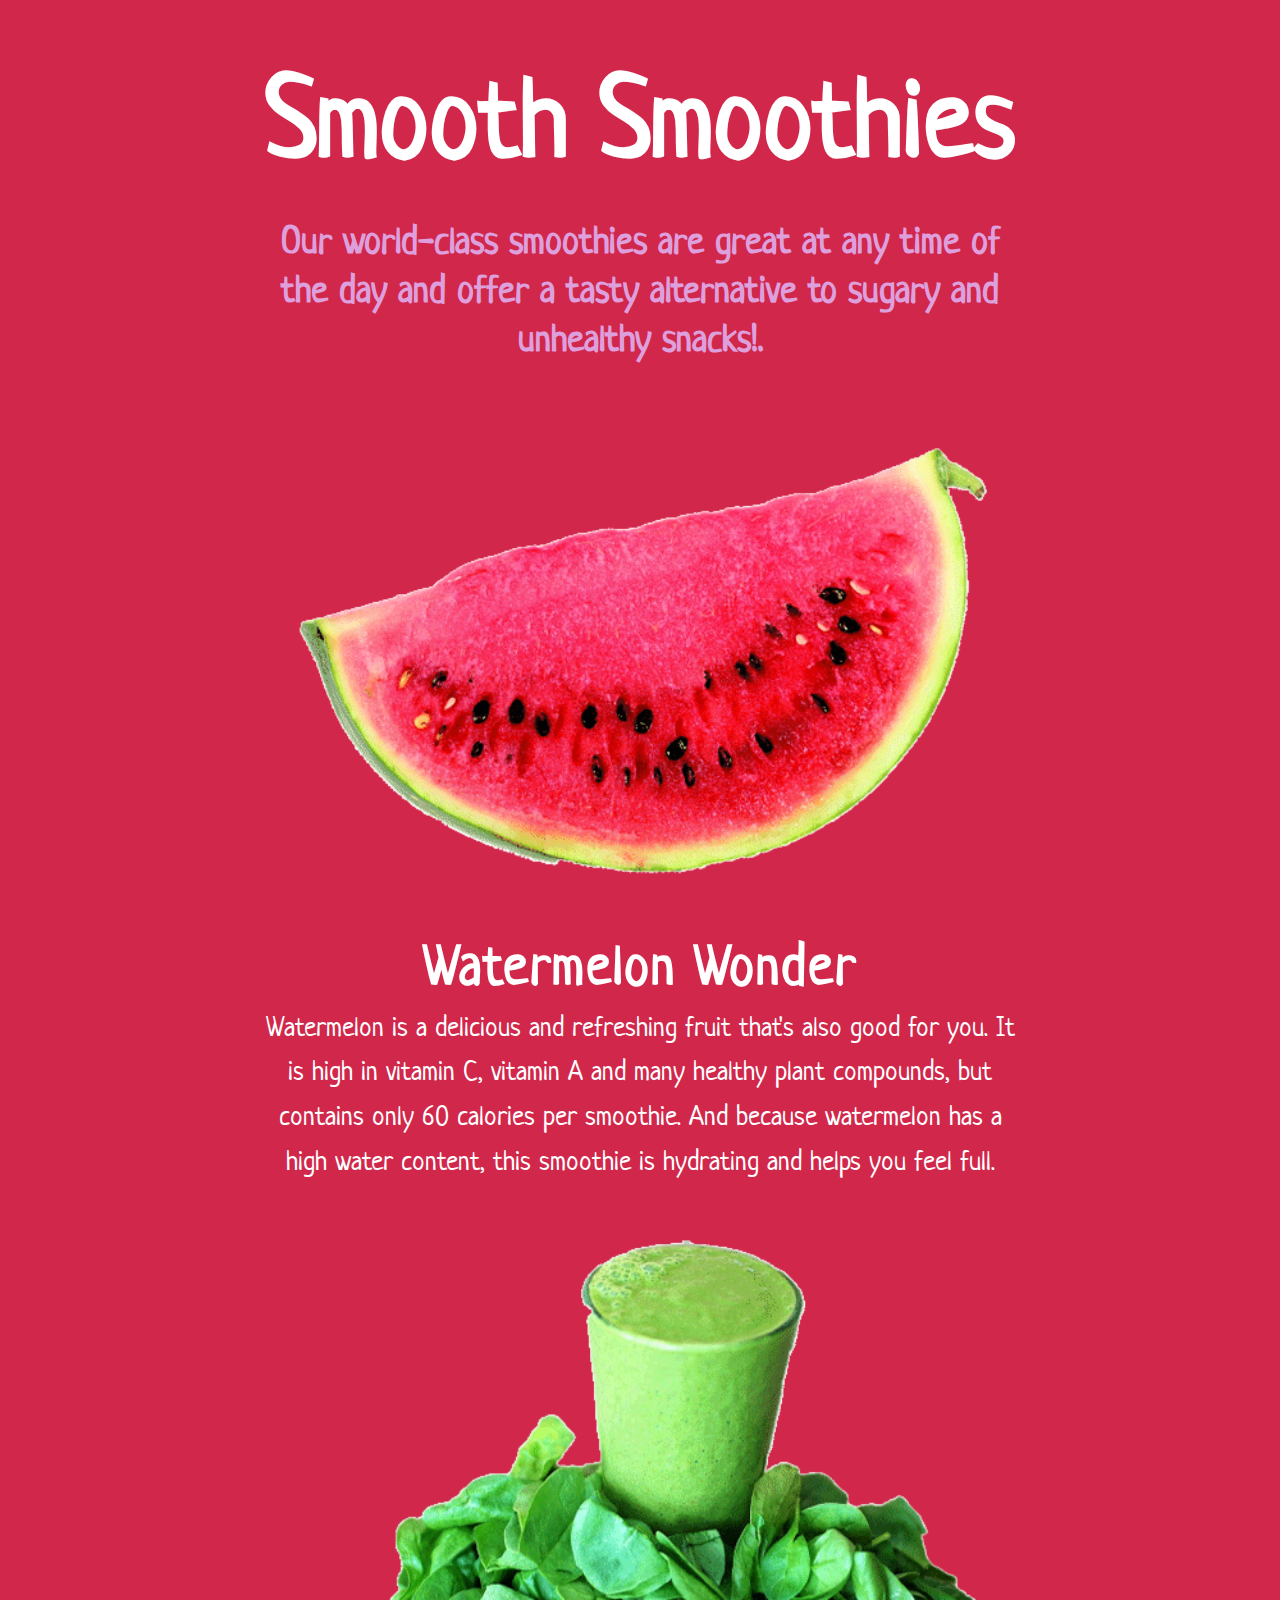
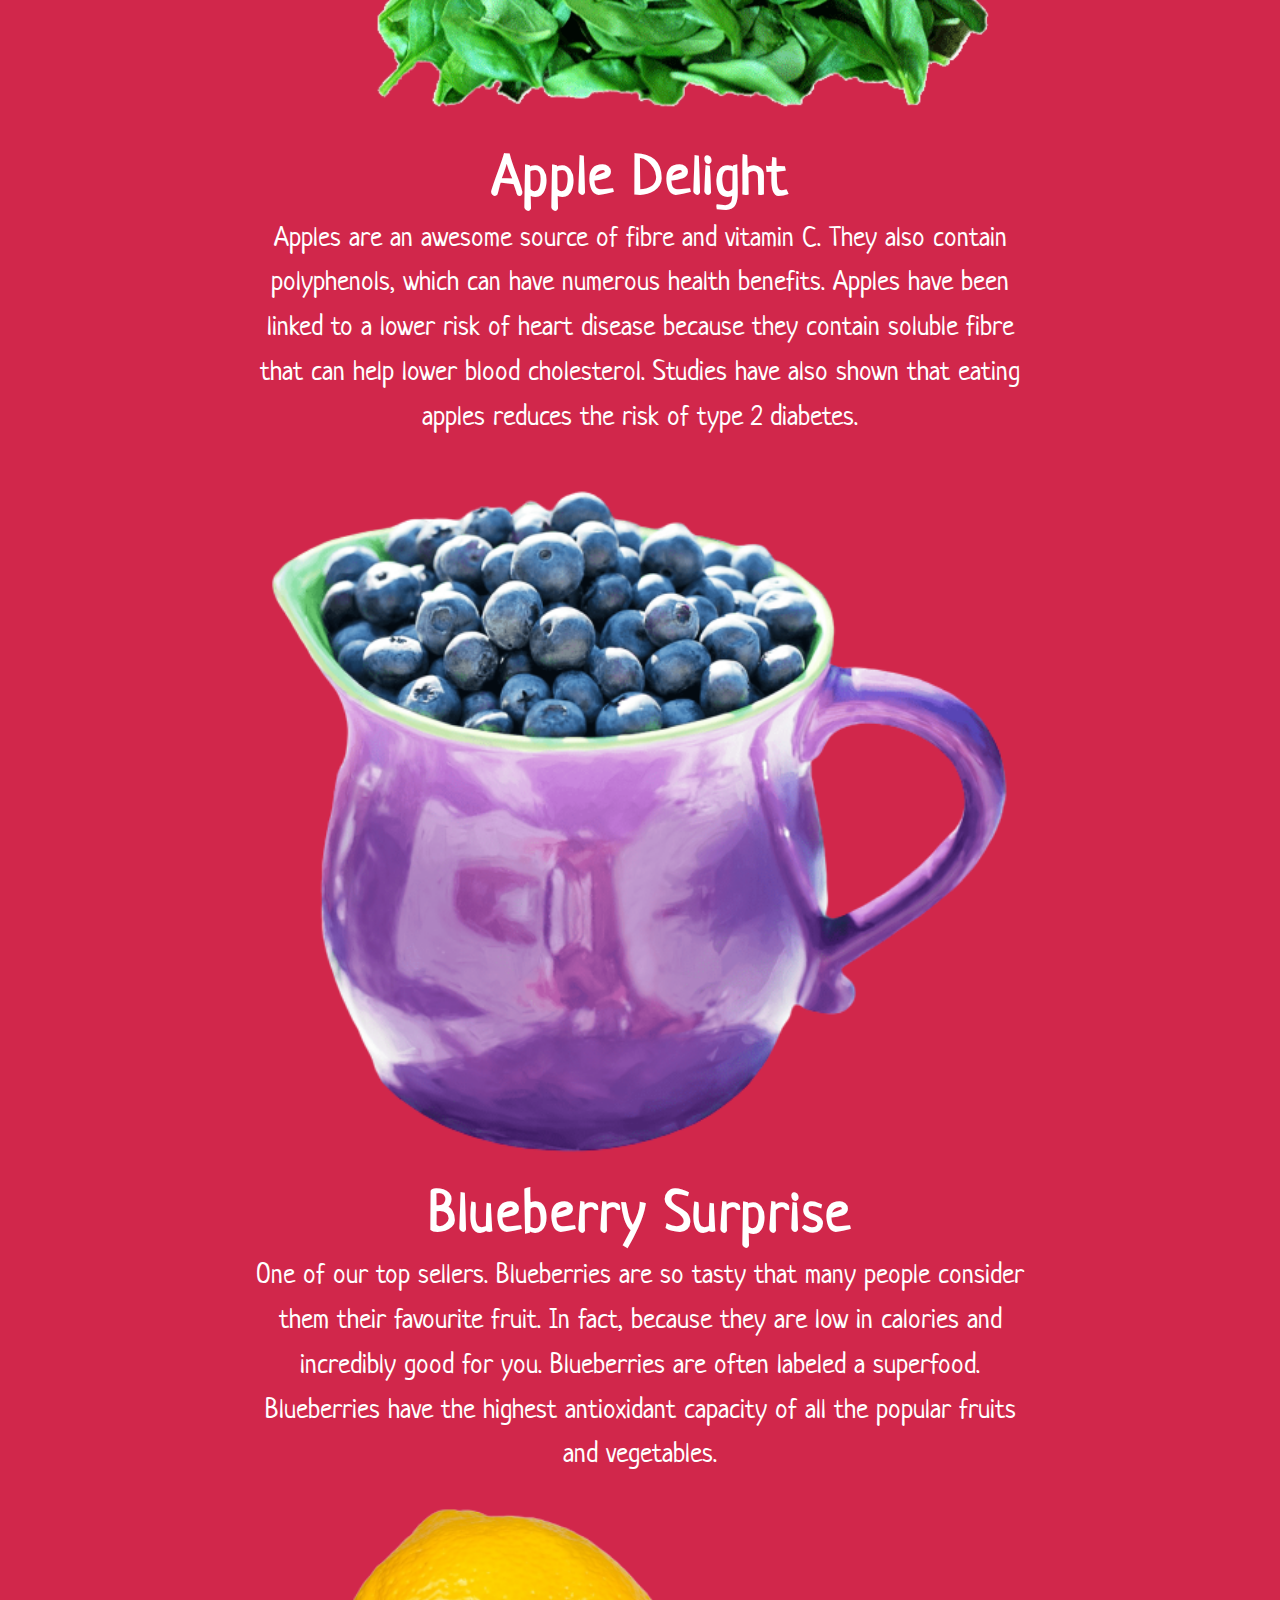
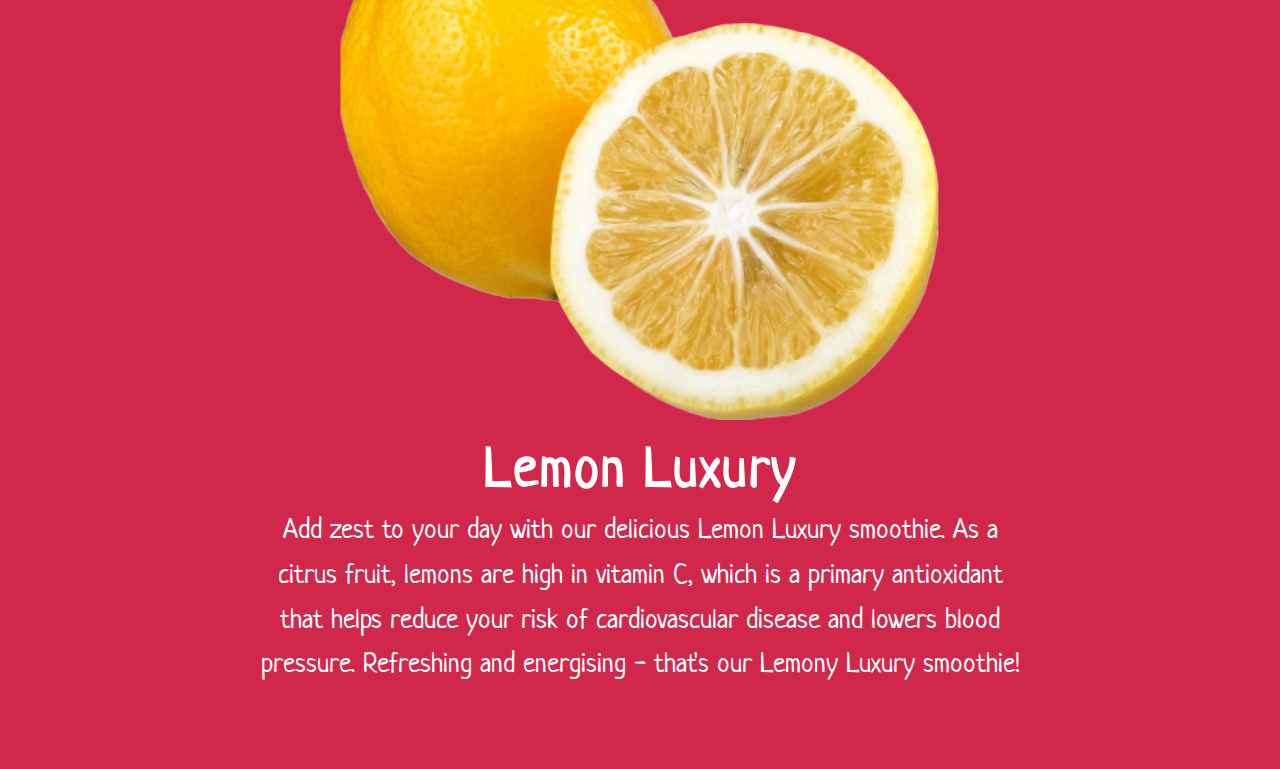
<file: exercises/page-7.html>
<!DOCTYPE html>
<html lang="en">
<head>
  <meta charset="utf-8">
  <meta name="viewport" content="width=device-width, initial-scale=1.0">
  <meta http-equiv="X-UA-Compatible" content="IE=edge">
  
  <title>Smooth Smoothies</title>
  <meta name="description" content="Dublin's finest smoothie store. Offering tasty alternatives to sugary and unhealthy snacks for busy, on-the-go, on-trend professionals.">

  <link rel="stylesheet" href="assets/css/style-7.css">
  <link rel="preconnect" href="https://fonts.googleapis.com">
<link rel="preconnect" href="https://fonts.gstatic.com" crossorigin>
<link href="https://fonts.googleapis.com/css2?family=Neucha&family=WindSong&display=swap" rel="stylesheet">
</head>


<body>

<h1>Smooth Smoothies</h1>

<h2>Our world-class smoothies are great at any time of the day and offer a tasty alternative to sugary and unhealthy snacks!.</h2>

<img src="assets/img/watermelon.png" alt="Watermelon Wonder">  

<h3>Watermelon Wonder</h3>
<p>Watermelon is a delicious and refreshing fruit that's also good for you. It is high in vitamin C, vitamin A and many healthy plant compounds, but contains only 60 calories per smoothie. And because watermelon has a high water content, this smoothie is hydrating and helps you feel full.</p>

<img src="assets/img/apple.png" alt="Apple Delight">  

<h3>Apple Delight</h3>
<p>Apples are an awesome source of fibre and vitamin C. They also contain polyphenols, which can have numerous health benefits. Apples have been linked to a lower risk of heart disease because they contain soluble fibre that can help lower blood cholesterol. Studies have also shown that eating apples reduces the risk of type 2 diabetes.</p>

<img src="assets/img/blueberry.png" alt="Blueberry Surprise">  

<h3>Blueberry Surprise</h3>
<p>One of our top sellers. Blueberries are so tasty that many people consider them their favourite fruit. In fact, because they are low in calories and incredibly good for you. Blueberries are often labeled a superfood. Blueberries have the highest antioxidant capacity of all the popular fruits and vegetables.</p>

<img src="assets/img/lemons.png" alt="Lemon Luxury">  

<h3>Lemon Luxury</h3>
<p>Add zest to your day with our delicious Lemon Luxury smoothie. As a citrus fruit, lemons are high in vitamin C, which is a primary antioxidant that helps reduce your risk of cardiovascular disease and lowers blood pressure. Refreshing and energising - that's our Lemony Luxury smoothie!</p>




</body>
</html>
</file>
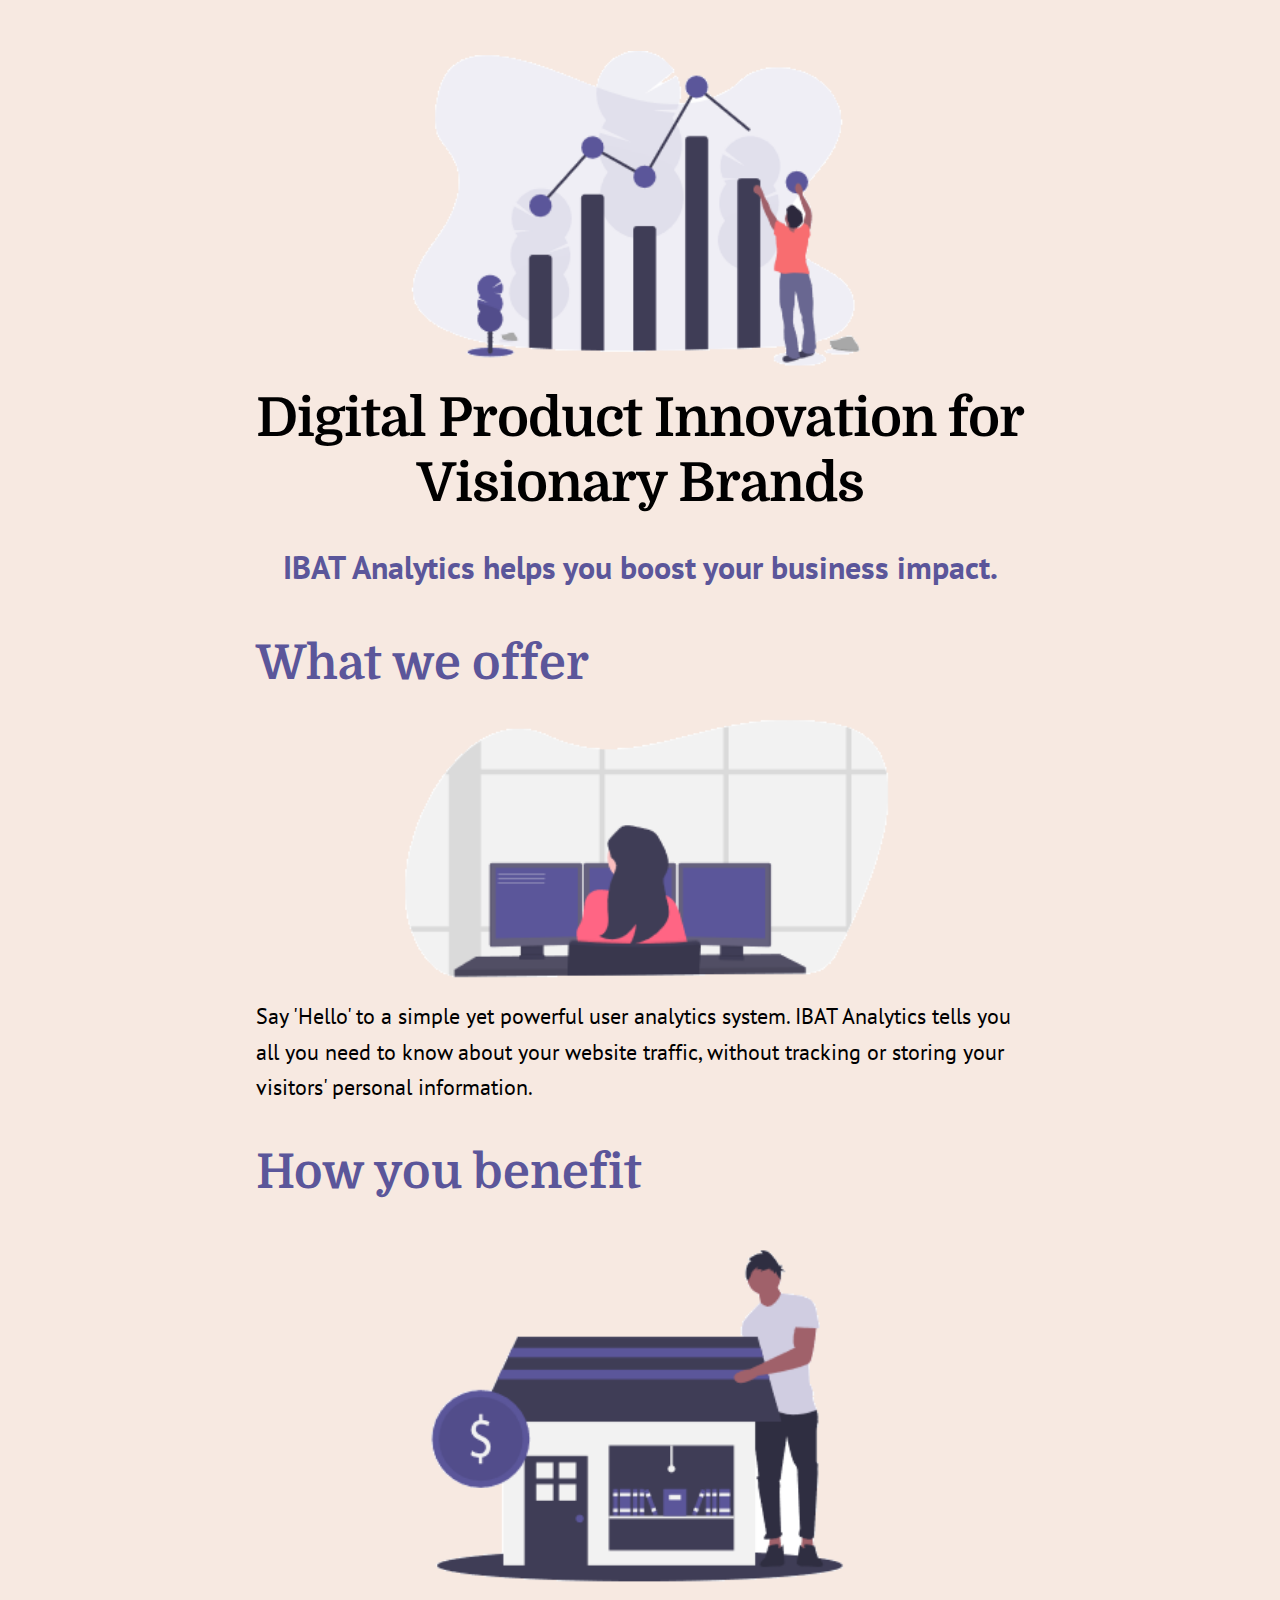
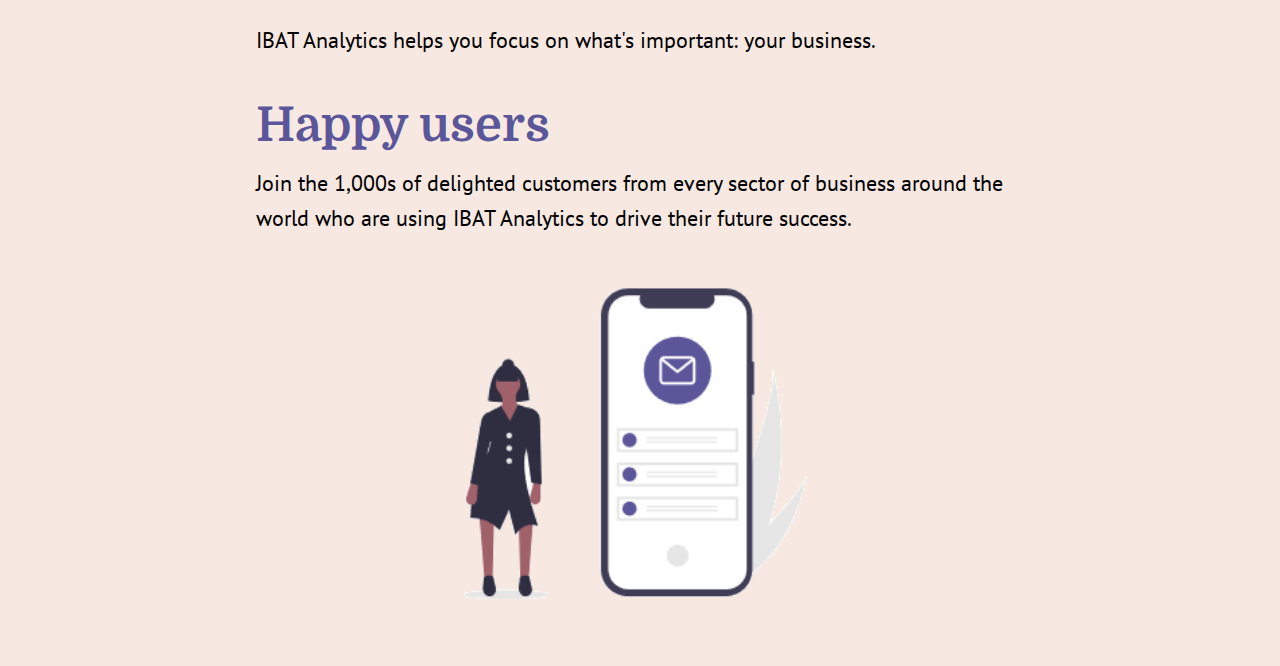
<file: exercises/page-8.html>
<!DOCTYPE html>
<html lang="en">
<head>
    <meta charset="UTF-8">
    <meta name="viewport" content="width=device-width, initial-scale=1.0">

    <title>IBAT Analytics Software</title>
    <meta name="description" content="BAT Analytics tells you all you need to know about your website traffic, without tracking or storing visitors' personal information.">

    <link rel="stylesheet" href="assets/css/style-8.css">
    <link rel="preconnect" href="https://fonts.googleapis.com">
<link rel="preconnect" href="https://fonts.gstatic.com" crossorigin>
<link href="https://fonts.googleapis.com/css2?family=Domine:wght@700&family=PT+Sans:ital,wght@0,400;0,700;1,400;1,700&display=swap" rel="stylesheet">

</head>


<body>
    <img src="assets/img/visual-data.png" alt="IBAT Analytics product">  

<h1>Digital Product Innovation for Visionary Brands</h1>

<h2>IBAT Analytics helps you boost your business impact.</h2>

<h3>What we offer</h3>
<img src="assets/img/programmer.png" alt="IBAT Analytics- What we offer">  
<p>Say 'Hello' to a simple yet powerful user analytics system. IBAT Analytics tells you all you need to know about your website traffic, without tracking or storing your visitors' personal information.</p>


<h3>How you benefit</h3>
<img src="assets/img/business.png" alt="IBAT Analytics-How you Benifit">
<p>IBAT Analytics helps you focus on what's important: your business.</p>


<h3>Happy users</h3>
<p>Join the 1,000s of delighted customers from every sector of business around the world who are using IBAT Analytics to drive their future success.</p>

<img src="assets/img/happy-users.png" alt="IBAT Analytics- Happy Users">
</body>
</html>
</file>
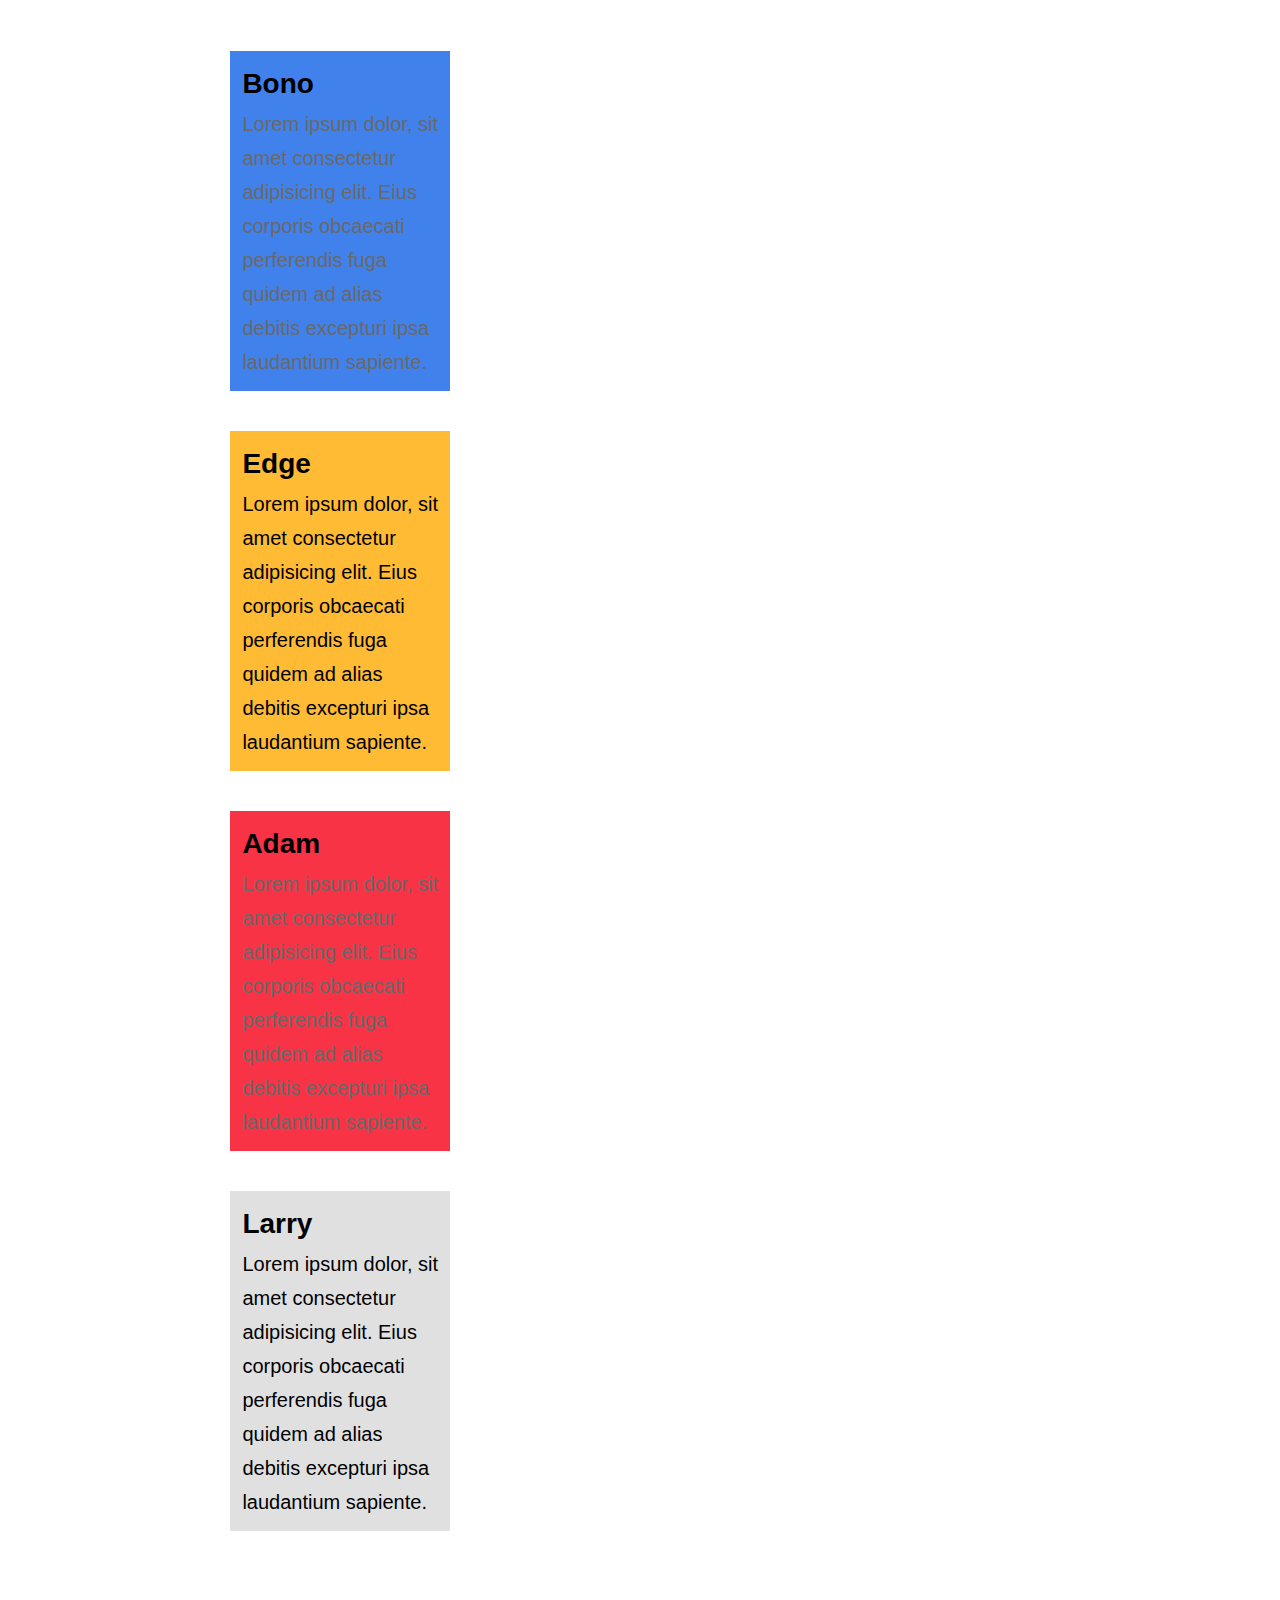
<file: exercises/page-9.html>
<!DOCTYPE html>
<!-- saved from url=(0068)https://www.munnelly.com/ibat/exercises/final-box/before/page-9.html -->
<html lang="en"><head><meta http-equiv="Content-Type" content="text/html; charset=UTF-8">
    
    <meta name="viewport" content="width=device-width, initial-scale=1.0">

    <title>The HTML box model with div elements</title>
    <meta name="description" content="A web page for exploring the HTML box model and in particular the properties of the div tag that can sub-divide elements into rectangular boxes.">

    <link rel="stylesheet" href="assets/css/style-9.css">

    <!-- Google Fonts -->
    <link rel="preconnect" href="https://fonts.gstatic.com/">
    <link href="./page-9_files/css2" rel="stylesheet"> 

</head>


<body>
    <div class="bono">
        <h3>Bono</h3>
        <p>Lorem ipsum dolor, sit amet consectetur adipisicing elit. Eius corporis obcaecati perferendis fuga quidem ad alias debitis excepturi ipsa laudantium sapiente.</p> 
    </div>
    
    <div class="edge">
        <h3>Edge</h3>
        <p>Lorem ipsum dolor, sit amet consectetur adipisicing elit. Eius corporis obcaecati perferendis fuga quidem ad alias debitis excepturi ipsa laudantium sapiente.</p> 
    </div>
    
    <div class="adam">
        <h3>Adam</h3>
        <p>Lorem ipsum dolor, sit amet consectetur adipisicing elit. Eius corporis obcaecati perferendis fuga quidem ad alias debitis excepturi ipsa laudantium sapiente.</p> 
    </div>
    
    <div class="larry">
        <h3>Larry</h3>
        <p>Lorem ipsum dolor, sit amet consectetur adipisicing elit. Eius corporis obcaecati perferendis fuga quidem ad alias debitis excepturi ipsa laudantium sapiente.</p> 
    </div>
    

</body>
</html>
</file>
<file: assets/css/global.css>
/*  ============= WEB BROWSER RESETS ============ */
* { margin: 0; padding: 0; border: none }
*, *::before, *::after { box-sizing: border-box }
html { height: 100%; font-size: 100%; font: inherit; vertical-align: baseline;
scroll-behavior: smooth; scroll-padding-top: 20px }
body { max-width: 1600px; line-height: 1.5; margin-left: auto; margin-right: auto; 
min-height: 100vh; text-rendering: optimizeSpeed }  
img { width: 100%; height: auto; display: block }
h1, h2, h3, h4 { width: 100% }
input, button, textarea, select { font: inherit }

/* ================= ENDS ================ */

/* Desktops */
@media (min-width: 768px) { body { padding: 4% 20% } }
	
/* Mobiles */
@media (max-width: 767px) { body { padding: 12% 8% } }

body { 
    text-align: center;
    font-family: sans-serif;
}

h1 {
    font-size: 78px;
    font-weight: normal;
    letter-spacing: -2px;
    margin-bottom: 12px;
    line-height: 1.2;
}

h2 {
    font-size: 42px;
    letter-spacing: 6px;
    margin-bottom: 48px;
    line-height: 1.2;
}

h3 {
    font-size: 24px;
    margin-top: 48px;
    margin-bottom: 20px;
    line-height: 1.2;
    text-transform: uppercase;
}

p {
    font-size: 20px;
    margin-bottom: 16px;
}
</file>
<file: exercises/assets/css/hero-text.css>
/*  ============= WEB BROWSER RESETS ============ */
* { margin: 0; padding: 0; border: none }
*, *::before, *::after { box-sizing: border-box }
html { height: 100%; font-size: 100%; font: inherit; vertical-align: baseline;
scroll-behavior: smooth; scroll-padding-top: 20px }
body { max-width: 1920px; line-height: 1.5; margin-left: auto; margin-right: auto; 
min-height: 100vh; text-rendering: optimizeSpeed }  
img { width: 100%; height: auto; display: block }
input, button, textarea, select { font: inherit }

/* Help prevent overflow of long words/names/URLs */
h1, h2, h3, h4, p, li { word-break: break-word; hyphens: auto }
  
/* HTML5 container elements full viewport width */
header, section, footer { width: 100% }
/* Last element at bottom of header or section */
header *:last-child, section *:last-child, footer *:last-child { margin-bottom: 0 }

/* ================= ENDS ================ */

body {
    font-family: -apple-system, BlinkMacSystemFont, "Segoe UI", Roboto, Helvetica, Arial, sans-serif, "Apple Color Emoji", "Segoe UI Emoji", "Segoe UI Symbol";
}

.hero-block {
    min-height: 500px;
    display: flex;
    flex-direction: column;
    justify-content: center;
    background-color: gray;
}

@media (min-width: 768px) { 
    .hero-block { height: 80vh }
}

.hero-text-container { padding: 0 12% 4% 12% }

.hero-block h1, .hero-block h2 {
    line-height: 1.2;
    color:#fff;
}

.hero-block h1 {
    font-size: calc(64px + (112 - 64) * ((100vw - 320px) / (1600 - 320)));
    margin-bottom: 24px;
}

.hero-block h2 {
    font-weight: normal;
    font-size: calc(30px + (64 - 30) * ((100vw - 320px) / (1600 - 320)));
    text-transform: uppercase;
}

/* ================ UTILITY CLASSES ============= */
.text-center { text-align: center }
</file>
<file: exercises/assets/css/style-1.css>
/*  ============= WEB BROWSER RESETS ============ */
* { margin: 0; padding: 0; border: none }
*, *::before, *::after { box-sizing: border-box }
html { height: 100%; font-size: 100%; font: inherit; vertical-align: baseline;
scroll-behavior: smooth; scroll-padding-top: 20px }
body { max-width: 1600px; line-height: 1.5; margin-left: auto; margin-right: auto; 
min-height: 100vh; text-rendering: optimizeSpeed }  
img { width: 100%; height: auto; display: block }
h1, h2, h3, h4 { width: 100% }
input, button, textarea, select { font: inherit }

/* ================= ENDS ================ */
/* Desktops */
@media (min-width: 768px) { body { padding: 4% 20% } }
	
/* Mobiles */
@media (max-width: 767px) { body { padding: 12% 8% } }
body {
    background-color: lightcyan;
}

h1 {
    font-size: 84px;
    text-align: center;
    font-weight: normal;
    letter-spacing: -2px;
    margin-bottom: 32px;
    color: blue;
}

h2 {
    font-size: 36px;
    margin-bottom: 4px;
    color: blue;
}

h3 {
    font-size: 24px;
    margin-bottom: 4px;  
    color: blue;
}

p {
    font-size: 18px;
    font-family: sans-serif;
    line-height: 1.6;
    margin-bottom: 20px;
    color: darkslateblue;
}
</file>
<file: exercises/assets/css/style-11.css>
/*  ============= WEB BROWSER RESETS ============ */
* { margin: 0; padding: 0; border: none }
*, *::before, *::after { box-sizing: border-box }
html { height: 100%; font-size: 100%; font: inherit; vertical-align: baseline;
scroll-behavior: smooth; scroll-padding-top: 20px }
body { max-width: 1920px; line-height: 1.5; margin-left: auto; margin-right: auto; 
min-height: 100vh; text-rendering: optimizeSpeed }  
img { width: 100%; height: auto; display: block }
h1, h2, h3, h4 { width: 100% }
input, button, textarea, select { font: inherit }

/* ================= ENDS ================ */



/* ============== HEADERS AND SECTIONS ============ */

/* Default header and widths */
header, section { width: 100% }

/* =================== HEADER ================ */

/* Regular and larger screens */
@media (min-width: 1200px) { 
	header { 
		margin-left: auto;
		margin-right: auto;
		padding: 1% 0 3% 0; 
		padding-left: calc( (100% - 1140px)/2 );
		padding-right: calc( (100% - 1140px)/2 );
	}

	header-narrow {
		padding-left: calc( (100% - 920px)/2 );
		padding-right: calc( (100% - 920px)/2 );
	}
}


/* Tablets and smaller desktops */
@media (min-width: 1025px) and (max-width: 1199px ) { 
	header { padding: 3% 10% 4% 10% }
}

/* Tablets */
@media (min-width: 768px) and (max-width: 1024px) { 
	header { padding: 4% 5% 4% 5% }
}

/* Larger mobiles */
@media (min-width: 400px) and (max-width: 767px)  { 
	header { padding: 7% 13% 8% 13% }
}

/* Smaller mobiles */
@media (max-width: 399px) { 
	header { padding: 7% 10% 8% 10% } 
}


* Image in header */
header img {
    max-width: 800px;
    margin-left: auto;
    margin-right: auto;
    margin-bottom: 24px;
}


/* Main heading in header */
header h1 {
	font-family: 'Noto Serif', serif;
    font-size: calc(48px + (84 - 48) * ((100vw - 320px) / (1140 - 320)));
    color: #1f364d;
    letter-spacing: -1px;
    margin-bottom: 20px;
}

/* Sub-heading in header */
header h2 {
	font-family: 'Noto Serif', serif;
    font-size: calc(19px + (22 - 18) * ((100vw - 320px) / (1140 - 320)));
    color: #2F4F4F;
    line-height: 1.6;
}

/* ======================= SECTIONS ======================== */

/* Regular and larger screens */
@media (min-width: 1200px) { 
	section { 
		margin-left: auto;
		margin-right: auto;
		padding: 3.5% 0 4% 0; 
		padding-left: calc( (100% - 1140px)/2 );
		padding-right: calc( (100% - 1140px)/2 );
	}
	.section-narrow {
		padding-left: calc( (100% - 920px)/2 );
		padding-right: calc( (100% - 920px)/2 );
	}
}


/* Tablets and smaller desktops */
@media (min-width: 1025px) and (max-width: 1199px ) { 
	section { padding: 3% 10% 4% 10% }
}

/* Tablets */
@media (min-width: 768px) and (max-width: 1024px) { 
	section { padding: 4% 5% 4% 5% }
}

/* Larger mobiles */
@media (min-width: 400px) and (max-width: 767px)  { 
	section { padding: 7% 13% 8% 13% }
}

/* Smaller mobiles */
@media (max-width: 399px) { 
	section { padding: 7% 10% 8% 10% } 
}

/* Sections: main heading */
section h1 {
	font-family: 'Noto Serif', serif;
    font-size: calc(32px + (48 - 32) * ((100vw - 320px) / (1140 - 320)));
    letter-spacing: -1px;
    color: #000;
    margin-bottom: 12px;
    line-height: 1.2;
}

/* Sections: text paragraphs */
section p {
    font-family: 'Rubik', sans-serif;
    font-size: calc(17px + (20 - 17) * ((100vw - 320px) / (1140 - 320)));
    color: #2F4F4F;
    margin-bottom: 20px;
    line-height: 1.5;
}
	/* Coloured backgrounds */{
	.bg-header   { background-color: #f5f9fb }
	.bg-pastel-1 { background-color: #BEC7B4 }
	.bg-pastel-2 { background-color: #DEE2D9 }
	}
=============== UTILTY CLASSES ==============
.text-center { text-align: center !important }
</file>
<file: exercises/assets/css/style-14.css>
/*  ============= WEB BROWSER RESETS ============ */
* { margin: 0; padding: 0; border: none }
*, *::before, *::after { box-sizing: border-box }
html { height: 100%; font-size: 100%; font: inherit; vertical-align: baseline;
scroll-behavior: smooth; scroll-padding-top: 20px }
body { max-width: 1920px; line-height: 1.5; margin-left: auto; margin-right: auto; 
min-height: 100vh; text-rendering: optimizeSpeed }  
img { width: 100%; height: auto; display: block }
h1, h2, h3, h4 { width: 100% }
input, button, textarea, select { font: inherit }

/* ================= ENDS ================ */

/* ==== Web page width ==== */

/* Desktops */
@media (min-width:768px) { body { padding: 4% 18% } }


/* Mobiles */
@media (max-width:767px) { body { padding: 12% 8% } }


/* ==== Headings ==== */

h1 {
	font-family: 'Roboto', sans-serif;
	font-size: 64px;
    text-align: center;
    letter-spacing: -1px;
    margin-bottom: 64px;
}

h3 {
	font-family: 'Roboto', sans-serif;
	font-size: 28px;
    margin-bottom: 2px;
}

/* Paragraphs of text */
p {
	font-family: 'Roboto', sans-serif;
    font-size: 20px;
    color: #696969;
    line-height: 1.7
}

/* Div selector with properties and values */

.bono {
    background-color: #4081ec;
    padding: 12px; 
    margin-bottom: 40px; 
    width: 220px 
}

.edge {
    background-color: #ffbb33;
    padding: 12px; 
    margin-bottom: 40px; 
    width: 220px 
}

.adam {
    background-color: #f73345;
    padding: 12px; 
    margin-bottom: 40px; 
    width: 220px 
}

.larry {
    background-color: #e0e0e0;
    padding: 12px; 
    margin-bottom: 40px; 
    width: 220px 
}
The CSS selector .bono applies to web page content inside a HTML tag pair with a class name of "bono".
.bono h3,
.bono p,
.adam h3,
.adam p { color: #fff }

.edge h3,
.edge p,
.larry h3,
.larry p { color: #000 }
   
 }
</file>
<file: exercises/assets/css/style-2.css>
/*  ============= WEB BROWSER RESETS ============ */
* { margin: 0; padding: 0; border: none }
*, *::before, *::after { box-sizing: border-box }
html { height: 100%; font-size: 100%; font: inherit; vertical-align: baseline;
scroll-behavior: smooth; scroll-padding-top: 20px }
body { max-width: 1600px; line-height: 1.5; margin-left: auto; margin-right: auto; 
min-height: 100vh; text-rendering: optimizeSpeed }  
img { width: 100%; height: auto; display: block }
h1, h2, h3, h4 { width: 100% }
input, button, textarea, select { font: inherit }

/* ================= ENDS ================ */
 /* Desktops */
@media (min-width: 768px) { body { padding: 4% 20% } }
	
/* Mobiles */
@media (max-width: 767px) { body { padding: 12% 8% } }
body{
    background-color: antiquewhite;
}

h1 {
    font-size: 72px;
    margin-bottom: 56px;
    text-align: center;
    letter-spacing: 4px;
    font-family: sans-serif;
    color: brown;
}

h2 {
    font-size: 30px;
    margin-bottom: 64px;
    font-family: sans-serif;
    text-align: center;
    line-height: 1.4;
    text-transform: uppercase;
    font-weight: normal; 
    color: brown;    
}

h3 {
    font-size: 32px;
    margin-bottom: 4px;
    color: brown;
}

p {
    font-size: 22px;
    line-height: 1.6;
    margin-bottom: 20px;
}
</file>
<file: exercises/assets/css/style-3.css>
/*  ============= WEB BROWSER RESETS ============ */
* { margin: 0; padding: 0; border: none }
*, *::before, *::after { box-sizing: border-box }
html { height: 100%; font-size: 100%; font: inherit; vertical-align: baseline;
scroll-behavior: smooth; scroll-padding-top: 20px }
body { max-width: 1600px; line-height: 1.5; margin-left: auto; margin-right: auto; 
min-height: 100vh; text-rendering: optimizeSpeed }  
img { width: 100%; height: auto; display: block }
h1, h2, h3, h4 { width: 100% }
input, button, textarea, select { font: inherit }

/* ================= ENDS ================ */
 /* Desktops */
@media (min-width: 768px) { body { padding: 4% 20% } }
	
/* Mobiles */
@media (max-width: 767px) { body { padding: 12% 8% } }
body{
    background-color: purple;
}

h1 {
    font-size: 84px;
    margin-bottom: 64px;
    text-align: center;
    font-weight: normal;
    letter-spacing: 4px;
    color: white;
}

h2 {
    font-size: 28px;
    margin-bottom: 4px;
    margin-top: 54px;
    text-transform: uppercase;
    color: white;
}

p {
    font-size: 20px;
    font-family: sans-serif;
    line-height: 1.6;
    margin-bottom: 20px;
    color: white;
}
</file>
<file: exercises/assets/css/style-4.css>
/*  ============= WEB BROWSER RESETS ============ */
* { margin: 0; padding: 0; border: none }
*, *::before, *::after { box-sizing: border-box }
html { height: 100%; font-size: 100%; font: inherit; vertical-align: baseline;
scroll-behavior: smooth; scroll-padding-top: 20px }
body { max-width: 1600px; line-height: 1.5; margin-left: auto; margin-right: auto; 
min-height: 100vh; text-rendering: optimizeSpeed }  
img { width: 100%; height: auto; display: block }
h1, h2, h3, h4 { width: 100% }
input, button, textarea, select { font: inherit }

/* ================= ENDS ================ */
/* Desktops */
@media (min-width: 768px) { body { padding: 4% 20% } }
	
/* Mobiles */
@media (max-width: 767px) { body { padding: 12% 8% } }
body{
    background-color: #1f364d;
}


h1 {
    font-size: 64px;
    margin-bottom: 48px;
    font-weight: normal;
    letter-spacing: 4px;
    color: white;
}

h2 {
    font-size: 26px;
    margin-top: 30px;
    margin-bottom: 4px;
    letter-spacing: 1px;
    color: deeppink;
}

h3 {
    font-size: 24px;
    margin-top: 42px;
    margin-bottom: 4px;
    letter-spacing: 1px;
    color: lightgreen;
}

p {
    font-size: 18px;
    line-height: 1.6;
    margin-bottom: 20px;
    color: #81b8cd;
}
</file>
<file: exercises/assets/css/style-5.css>
/*  ============= WEB BROWSER RESETS ============ */
* { margin: 0; padding: 0; border: none }
*, *::before, *::after { box-sizing: border-box }
html { height: 100%; font-size: 100%; font: inherit; vertical-align: baseline;
scroll-behavior: smooth; scroll-padding-top: 20px }
body { max-width: 1920px; line-height: 1.5; margin-left: auto; margin-right: auto; 
min-height: 100vh; text-rendering: optimizeSpeed }  
img { width: 100%; height: auto; display: block }
h1, h2, h3, h4 { width: 100% }
input, button, textarea, select { font: inherit }

/* ================= ENDS ================ */

/* Desktops */
@media (min-width: 768px) { body { padding: 4% 20% } }

/* Mobiles */
@media (max-width: 767px) { body { padding: 12% 8% } }


/* Web page */
body {
    background-color: #FFFFBD;
    font-family:'marriweather', serif;  
}

/* Main heading */
h1 {
      
    font-size: calc(48px + (84 - 48) * ((100vw - 320px) / (1600 - 320)));
    line-height: 1.1;
    font-weight: normal;
    color: #3434B0;
    letter-spacing: -1px;
    text-align: center;
    margin-bottom: 32px;
}

/* Small headings */
h2 {
      
    font-size: calc(18px + (26 - 18) * ((100vw - 320px) / (1600 - 320))); 
    color:#3434B0;
    line-height: 1.5;
    margin-bottom: 42px;
}

/* Smaller headings */
h3 {
       
    font-size: calc(32px + (38 - 32) * ((100vw - 320px) / (1600 - 320)));  

    color: #000;
    letter-spacing:-1px;
    margin-top: 40px;
    margin-bottom: 2px;
    line-height: 1.2;
}

/* Text paragraphs */
p {
    
    font-size: calc(16px + (21 - 16) * ((100vw - 320px) / (1600 - 320)));
    color: #455C80;
    line-height: 1.6;
    margin-top: 0;
    margin-bottom: 22px;
}
</file>
<file: exercises/assets/css/style-6.css>
/*  ============= WEB BROWSER RESETS ============ */
* { margin: 0; padding: 0; border: none }
*, *::before, *::after { box-sizing: border-box }
html { height: 100%; font-size: 100%; font: inherit; vertical-align: baseline;
scroll-behavior: smooth; scroll-padding-top: 20px }
body { max-width: 1920px; line-height: 1.5; margin-left: auto; margin-right: auto; 
min-height: 100vh; text-rendering: optimizeSpeed }  
img { width: 100%; height: auto; display: block }
h1, h2, h3, h4 { width: 100% }
input, button, textarea, select { font: inherit }

/* ================= ENDS ================ */

/* Desktops */
@media (min-width: 768px) { body { padding: 4% 20% } }

/* Mobiles */
@media (max-width: 767px) { body { padding: 12% 8% } }

body {background-color: #c2ffc2 }

h1, h2, h2 { color: #008000; letter-spacing: -2px; }

/* Main heading */
h1 {
	font-family:'oswald', sans-serif;
	font-weight: bold;
    font-size: calc(38px + (64 - 38) * ((100vw - 320px) / (1600 - 320)));  

    line-height: 1.1;    
    margin-bottom: 30px;
}

/* Small headings */
h2 {
	font-family:'oswald', sans-serif;
    font-weight: bold;
    font-size: calc(28px + (54 - 28) * ((100vw - 320px) / (1600 - 320)));
    line-height: 1.3;    
    margin-top: 42px;
    margin-bottom: 4px;
}

/* Text paragraphs */
p {
   font-family:'lato', sans-serif;
   font-size: calc(17px + (22 - 17) * ((100vw - 320px) / (1600 - 320)));  

   color: #011301;
   line-height: 1.6;
   margin-bottom: 20px;
}


/*image*/
img{
    margin-bottom: 42px;
    /*drop shadow effect at and bottom of image */
    box-shadow: 8px 10px 8px 888;
}
</file>
<file: exercises/assets/css/style-7.css>
/*  ============= WEB BROWSER RESETS ============ */
* { margin: 0; padding: 0; border: none }
*, *::before, *::after { box-sizing: border-box }
html { height: 100%; font-size: 100%; font: inherit; vertical-align: baseline;
scroll-behavior: smooth; scroll-padding-top: 20px }
body { max-width: 1920px; line-height: 1.5; margin-left: auto; margin-right: auto; 
min-height: 100vh; text-rendering: optimizeSpeed }  
img { width: 100%; height: auto; display: block }
h1, h2, h3, h4 { width: 100% }
input, button, textarea, select { font: inherit }

/* ================= ENDS ================ */

/* Desktops */
@media (min-width: 768px) { body { padding: 4% 20% } }

/* Mobiles */
@media (max-width: 767px) { body { padding: 12% 8% } }


/* Web page */

body { 
    background-color: #d1274b;
    font-family: 'neucha', serif;
}

/* Main heading */
h1 {
	
	font-weight: bold;
    font-size: 112px;
    color: #fff;
    text-align: center;
    line-height: 1.2;    
    margin-bottom: 30px;
}

/* Small headings */
h2 {
	
    font-weight: bold;
    font-size: 38px;
    color: #fff;
    text-align: center;
    line-height: 1.3;    
    margin-bottom: 42px;
    color:#DDA0DD
}

/* Smaller headings */
h3 {
    
	
    font-weight: bold;
    font-size: 56px;
    color: #fff;
    text-align: center;
    line-height: 1.3; 
    letter-spacing:2px;
    margin-top: 12px;
    margin-bottom: 2px;
}

/* Text paragraphs */
p {
    
    font-size: 28px;
    color: #fff;
    text-align: center;
    line-height: 1.6;
    margin-top:0;
    margin-bottom: 32px;
}
</file>
<file: exercises/assets/css/style-8.css>
/*  ============= WEB BROWSER RESETS ============ */
* { margin: 0; padding: 0; border: none }
*, *::before, *::after { box-sizing: border-box }
html { height: 100%; font-size: 100%; font: inherit; vertical-align: baseline;
scroll-behavior: smooth; scroll-padding-top: 20px }
body { max-width: 1920px; line-height: 1.5; margin-left: auto; margin-right: auto; 
min-height: 100vh; text-rendering: optimizeSpeed }  
img { width: 100%; height: auto; display: block }
h1, h2, h3, h4 { width: 100% }
input, button, textarea, select { font: inherit }

/* ================= ENDS ================ */

/* Desktops */
@media (min-width: 768px) { body { padding: 4% 20% } }

/* Mobiles */
@media (max-width: 767px) { body { padding: 12% 8% } }


/* Web page */
body { 
    background-color: rgb(247,233,225) 
}

/* Main heading */
h1 {
	font-family:'domine', serif;
	font-weight: bold;
	font-size: 54px;
    letter-spacing: -1px;
    text-align: center;
    margin-bottom: 32px;
    line-height: 1.2;
}

/* Small headings */
h2 {
    font-family:'pt sans', sans-serif;
    font-weight: bold;
    color: #5b569a;    
    font-size: 32px;
    text-align:center;
    margin-bottom: 42px;
    line-height: 1.2;
}

/* Smaller headings */
h3 {
	font-family:'domine' ,serif;
    font-weight: bold;
    font-size: 48px;
    color: #5b569a;
    margin-top: 32px;
    margin-bottom: 4px;
}

/* Text paragraphs */
p {
   font-family:'pt sans', sans-serif;
   font-weight: normal;
   font-size: 22px;
   line-height: 1.6;
   margin-top: 0;
   margin-bottom: 20px;
}
</file>
<file: exercises/assets/css/style-9.css>
/*  ============= WEB BROWSER RESETS ============ */
* { margin: 0; padding: 0; border: none }
*, *::before, *::after { box-sizing: border-box }
html { height: 100%; font-size: 100%; font: inherit; vertical-align: baseline;
scroll-behavior: smooth; scroll-padding-top: 20px }
body { max-width: 1920px; line-height: 1.5; margin-left: auto; margin-right: auto; 
min-height: 100vh; text-rendering: optimizeSpeed }  
img { width: 100%; height: auto; display: block }
h1, h2, h3, h4 { width: 100% }
input, button, textarea, select { font: inherit }

/* ================= ENDS ================ */

/* ==== Web page width ==== */

/* Desktops */
@media (min-width:768px) { body { padding: 4% 18% } }


/* Mobiles */
@media (max-width:767px) { body { padding: 12% 8% } }


/* ==== Headings ==== */

h1 {
	font-family: 'Roboto', sans-serif;
	font-size: 64px;
    text-align: center;
    letter-spacing: -1px;
    margin-bottom: 64px;
}

h3 {
	font-family: 'Roboto', sans-serif;
	font-size: 28px;
    margin-bottom: 2px;
}

/* Paragraphs of text */
p {
	font-family: 'Roboto', sans-serif;
    font-size: 20px;
    color: #696969;
    line-height: 1.7
}

/* Div selector with properties and values */

.bono {
    background-color: #4081ec;
    padding: 12px; 
    margin-bottom: 40px; 
    width: 220px 
}

.edge {
    background-color: #ffbb33;
    padding: 12px; 
    margin-bottom: 40px; 
    width: 220px 
}

.adam {
    background-color: #f73345;
    padding: 12px; 
    margin-bottom: 40px; 
    width: 220px 
}

.larry {
    background-color: #e0e0e0;
    padding: 12px; 
    margin-bottom: 40px; 
    width: 220px 
}
The CSS selector .bono applies to web page content inside a HTML tag pair with a class name of "bono".
.bono h3,
.bono p,
.adam h3,
.adam p { color: #fff }

.edge h3,
.edge p,
.larry h3,
.larry p { color: #000 }
   
 }
</file>
